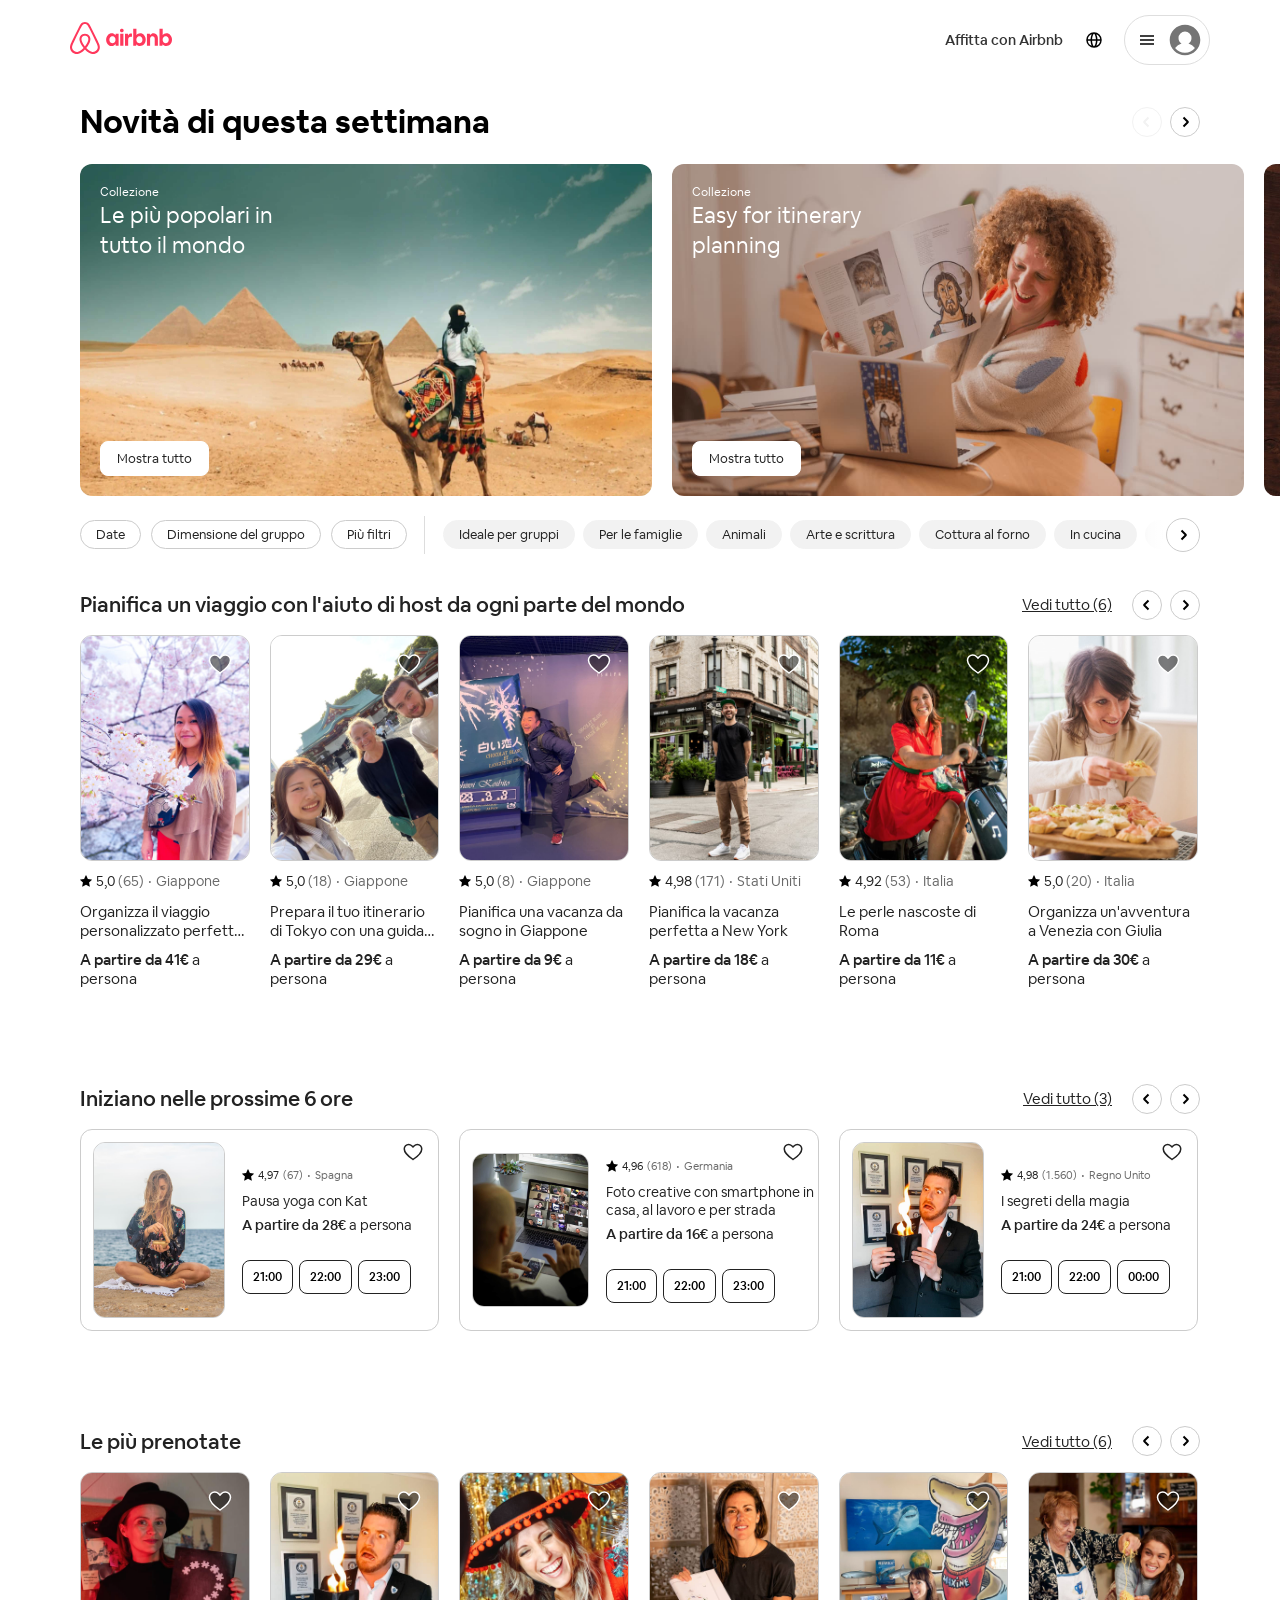
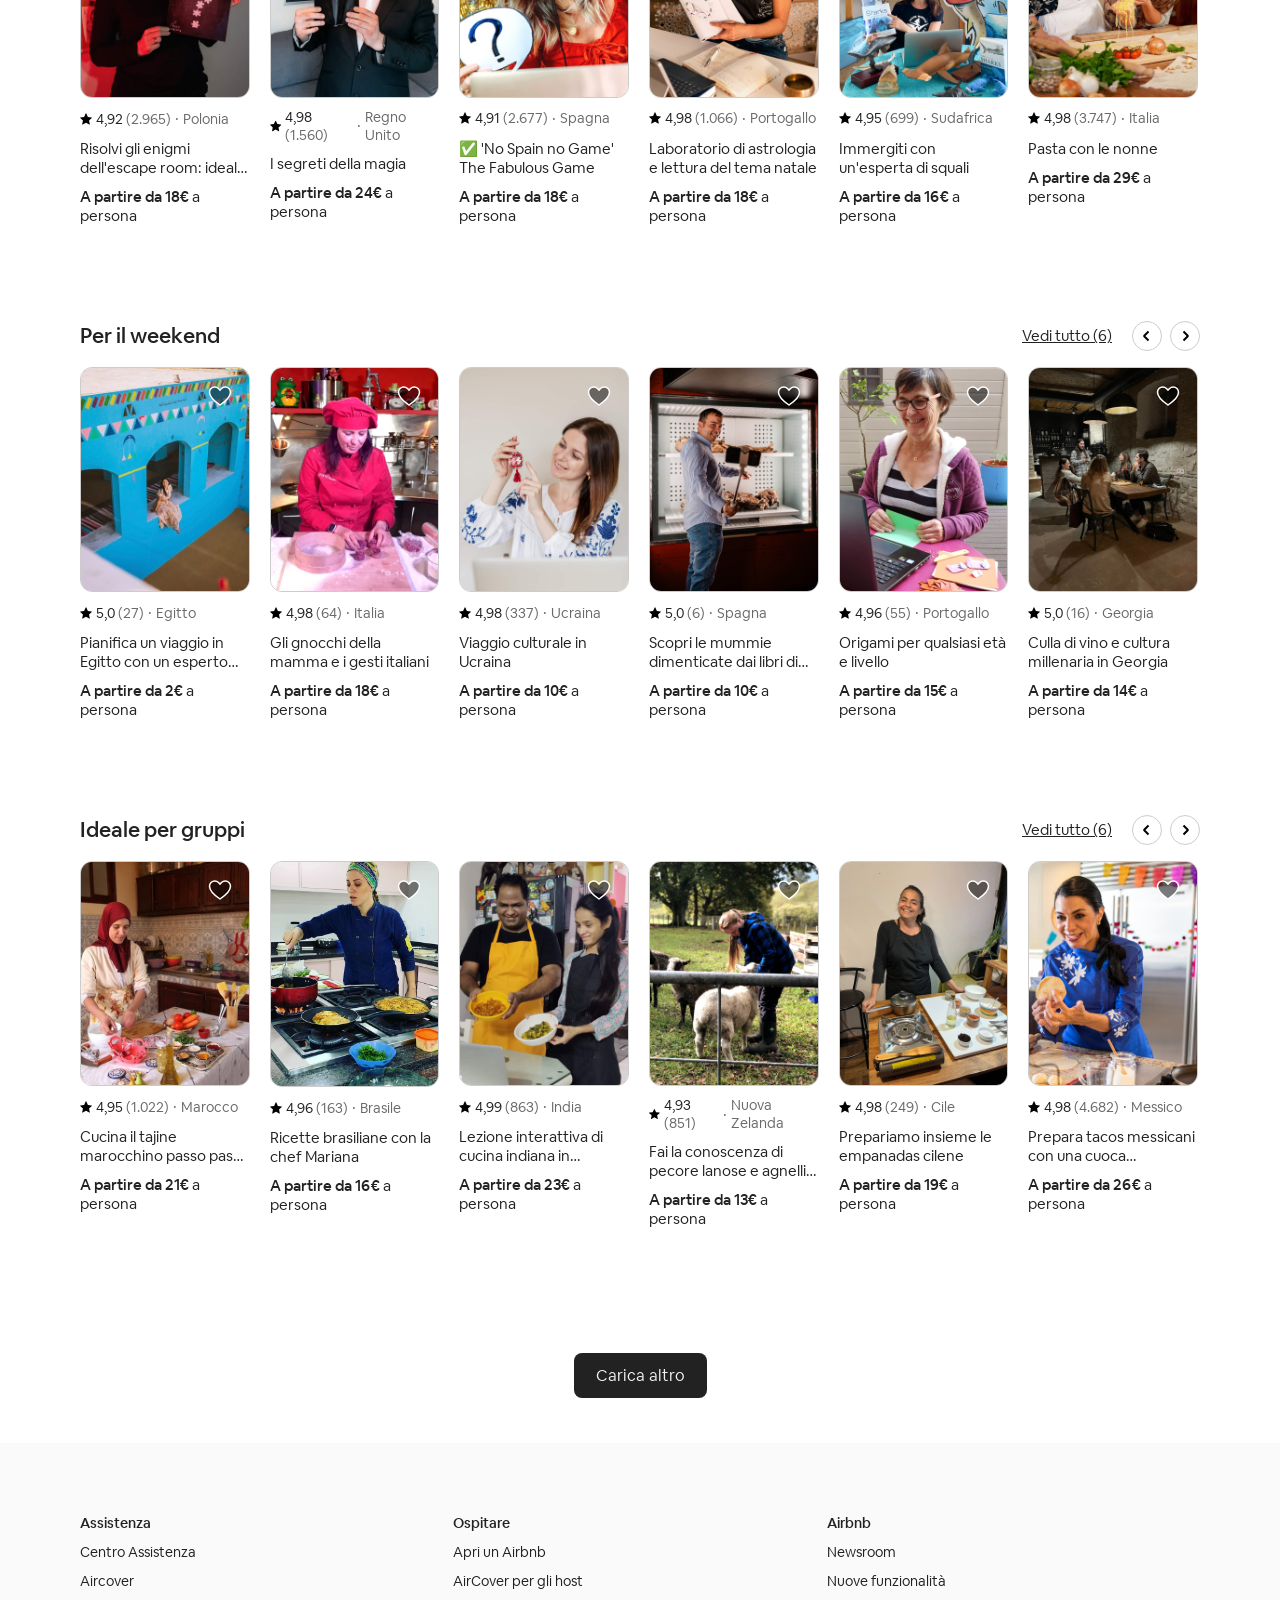
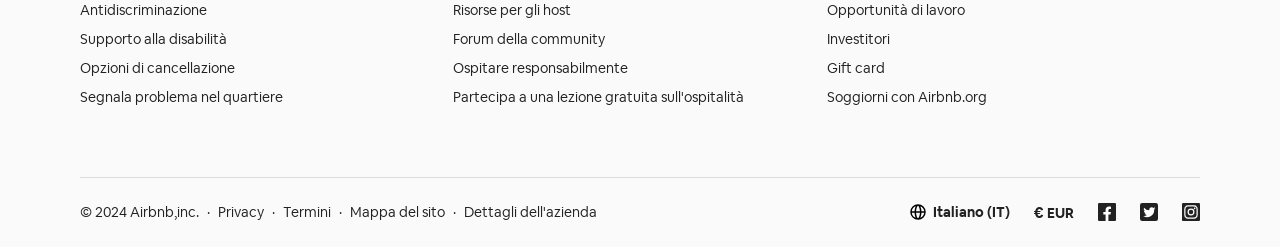
<file: online-experiences.html>
<!DOCTYPE html>
<html lang="it-IT">
  <head>
    <meta charset="UTF-8" />
    <meta name="viewport" content="width=device-width, initial-scale=1.0" />
    <title>Esperienze online</title>
    <link
      rel="icon"
      href="assets/icons/airbnb_logo_icon_170605.png"
      type="image/png"
    />
    <link rel="stylesheet" href="CSS/styles.css" />
    <link rel="stylesheet" href="CSS/style-2-page.css" />
  </head>
  <body id="oe-body">
    <header>
      <div class="navbar">
        <!-- logo container -->
        <div class="airbnb-logo-click">
          <a href="index.html">
            <!-- logo ridotto -->
            <div class="logo-s m-80">
              <svg width="30" height="32">
                <path
                  d="M29.3864 22.7101C29.2429 22.3073 29.0752 21.9176 28.9157 21.5565C28.6701 21.0011 28.4129 20.4446 28.1641 19.9067L28.1444 19.864C25.9255 15.0589 23.5439 10.1881 21.0659 5.38701L20.9607 5.18316C20.7079 4.69289 20.4466 4.18596 20.1784 3.68786C19.8604 3.0575 19.4745 2.4636 19.0276 1.91668C18.5245 1.31651 17.8956 0.833822 17.1853 0.502654C16.475 0.171486 15.7005 -9.83959e-05 14.9165 4.23317e-08C14.1325 9.84805e-05 13.3581 0.171877 12.6478 0.503224C11.9376 0.834571 11.3088 1.31742 10.8059 1.91771C10.3595 2.46476 9.97383 3.05853 9.65572 3.68858C9.38521 4.19115 9.12145 4.70278 8.8664 5.19757L8.76872 5.38696C6.29061 10.1884 3.90903 15.0592 1.69015 19.8639L1.65782 19.9338C1.41334 20.463 1.16057 21.0102 0.919073 21.5563C0.75949 21.9171 0.592009 22.3065 0.448355 22.7103C0.0369063 23.8104 -0.094204 24.9953 0.0668098 26.1585C0.237562 27.334 0.713008 28.4447 1.44606 29.3804C2.17911 30.3161 3.14434 31.0444 4.24614 31.4932C5.07835 31.8299 5.96818 32.002 6.86616 32C7.14824 31.9999 7.43008 31.9835 7.71027 31.9509C8.846 31.8062 9.94136 31.4366 10.9321 30.8639C12.2317 30.1338 13.5152 29.0638 14.9173 27.5348C16.3194 29.0638 17.6029 30.1338 18.9025 30.8639C19.8932 31.4367 20.9886 31.8062 22.1243 31.9509C22.4045 31.9835 22.6864 31.9999 22.9685 32C23.8664 32.002 24.7561 31.8299 25.5883 31.4932C26.6901 31.0444 27.6554 30.3161 28.3885 29.3804C29.1216 28.4447 29.5971 27.3341 29.7679 26.1585C29.9287 24.9952 29.7976 23.8103 29.3864 22.7101ZM14.9173 24.377C13.1816 22.1769 12.0678 20.1338 11.677 18.421C11.5169 17.7792 11.4791 17.1131 11.5656 16.4573C11.6339 15.9766 11.8105 15.5176 12.0821 15.1148C12.4163 14.6814 12.8458 14.3304 13.3374 14.0889C13.829 13.8475 14.3696 13.7219 14.9175 13.7219C15.4655 13.722 16.006 13.8476 16.4976 14.0892C16.9892 14.3307 17.4186 14.6817 17.7528 15.1151C18.0244 15.5181 18.201 15.9771 18.2693 16.4579C18.3556 17.114 18.3177 17.7803 18.1573 18.4223C17.7661 20.1349 16.6526 22.1774 14.9173 24.377ZM27.7406 25.8689C27.6212 26.6908 27.2887 27.4674 26.7762 28.1216C26.2636 28.7759 25.5887 29.2852 24.8183 29.599C24.0393 29.9111 23.1939 30.0217 22.3607 29.9205C21.4946 29.8089 20.6599 29.5239 19.9069 29.0824C18.7501 28.4325 17.5791 27.4348 16.2614 25.9712C18.3591 23.3846 19.669 21.0005 20.154 18.877C20.3723 17.984 20.4196 17.0579 20.2935 16.1475C20.1791 15.3632 19.8879 14.615 19.4419 13.9593C18.9194 13.2519 18.2378 12.6768 17.452 12.2805C16.6661 11.8842 15.798 11.6777 14.9175 11.6777C14.0371 11.6777 13.1689 11.8841 12.383 12.2803C11.5971 12.6765 10.9155 13.2515 10.393 13.9589C9.94707 14.6144 9.65591 15.3624 9.5414 16.1465C9.41524 17.0566 9.4623 17.9822 9.68011 18.8749C10.1648 20.9993 11.4748 23.384 13.5732 25.9714C12.2555 27.4348 11.0845 28.4325 9.92769 29.0825C9.17468 29.5239 8.34007 29.809 7.47395 29.9205C6.64065 30.0217 5.79525 29.9111 5.0162 29.599C4.24581 29.2852 3.57092 28.7759 3.05838 28.1217C2.54585 27.4674 2.21345 26.6908 2.09411 25.8689C1.97932 25.0334 2.07701 24.1825 2.37818 23.3946C2.49266 23.0728 2.62663 22.757 2.7926 22.3818C3.0274 21.851 3.27657 21.3115 3.51759 20.7898L3.54996 20.7197C5.75643 15.9419 8.12481 11.0982 10.5894 6.32294L10.6875 6.13283C10.9384 5.64601 11.1979 5.14267 11.4597 4.6563C11.7101 4.15501 12.0132 3.68171 12.3639 3.2444C12.6746 2.86903 13.0646 2.56681 13.5059 2.35934C13.9473 2.15186 14.4291 2.04426 14.9169 2.04422C15.4047 2.04418 15.8866 2.15171 16.3279 2.35911C16.7693 2.56651 17.1593 2.86867 17.4701 3.24399C17.821 3.68097 18.1242 4.15411 18.3744 4.65538C18.6338 5.13742 18.891 5.63623 19.1398 6.11858L19.2452 6.32315C21.7097 11.0979 24.078 15.9415 26.2847 20.7201L26.3046 20.7631C26.5498 21.2936 26.8033 21.8419 27.042 22.382C27.2082 22.7577 27.3424 23.0738 27.4566 23.3944C27.7576 24.1824 27.8553 25.0333 27.7406 25.8689Z"
                  fill="#FF385C"
                ></path>
              </svg>
            </div>
            <!-- logo completo -->
            <div class="logo-l m-80">
              <svg width="102" height="32">
                <path
                  d="M29.3864 22.7101C29.2429 22.3073 29.0752 21.9176 28.9157 21.5565C28.6701 21.0011 28.4129 20.4446 28.1641 19.9067L28.1444 19.864C25.9255 15.0589 23.5439 10.1881 21.0659 5.38701L20.9607 5.18316C20.7079 4.69289 20.4466 4.18596 20.1784 3.68786C19.8604 3.0575 19.4745 2.4636 19.0276 1.91668C18.5245 1.31651 17.8956 0.833822 17.1853 0.502654C16.475 0.171486 15.7005 -9.83959e-05 14.9165 4.23317e-08C14.1325 9.84805e-05 13.3581 0.171877 12.6478 0.503224C11.9376 0.834571 11.3088 1.31742 10.8059 1.91771C10.3595 2.46476 9.97383 3.05853 9.65572 3.68858C9.38521 4.19115 9.12145 4.70278 8.8664 5.19757L8.76872 5.38696C6.29061 10.1884 3.90903 15.0592 1.69015 19.8639L1.65782 19.9338C1.41334 20.463 1.16057 21.0102 0.919073 21.5563C0.75949 21.9171 0.592009 22.3065 0.448355 22.7103C0.0369063 23.8104 -0.094204 24.9953 0.0668098 26.1585C0.237562 27.334 0.713008 28.4447 1.44606 29.3804C2.17911 30.3161 3.14434 31.0444 4.24614 31.4932C5.07835 31.8299 5.96818 32.002 6.86616 32C7.14824 31.9999 7.43008 31.9835 7.71027 31.9509C8.846 31.8062 9.94136 31.4366 10.9321 30.8639C12.2317 30.1338 13.5152 29.0638 14.9173 27.5348C16.3194 29.0638 17.6029 30.1338 18.9025 30.8639C19.8932 31.4367 20.9886 31.8062 22.1243 31.9509C22.4045 31.9835 22.6864 31.9999 22.9685 32C23.8664 32.002 24.7561 31.8299 25.5883 31.4932C26.6901 31.0444 27.6554 30.3161 28.3885 29.3804C29.1216 28.4447 29.5971 27.3341 29.7679 26.1585C29.9287 24.9952 29.7976 23.8103 29.3864 22.7101ZM14.9173 24.377C13.1816 22.1769 12.0678 20.1338 11.677 18.421C11.5169 17.7792 11.4791 17.1131 11.5656 16.4573C11.6339 15.9766 11.8105 15.5176 12.0821 15.1148C12.4163 14.6814 12.8458 14.3304 13.3374 14.0889C13.829 13.8475 14.3696 13.7219 14.9175 13.7219C15.4655 13.722 16.006 13.8476 16.4976 14.0892C16.9892 14.3307 17.4186 14.6817 17.7528 15.1151C18.0244 15.5181 18.201 15.9771 18.2693 16.4579C18.3556 17.114 18.3177 17.7803 18.1573 18.4223C17.7661 20.1349 16.6526 22.1774 14.9173 24.377ZM27.7406 25.8689C27.6212 26.6908 27.2887 27.4674 26.7762 28.1216C26.2636 28.7759 25.5887 29.2852 24.8183 29.599C24.0393 29.9111 23.1939 30.0217 22.3607 29.9205C21.4946 29.8089 20.6599 29.5239 19.9069 29.0824C18.7501 28.4325 17.5791 27.4348 16.2614 25.9712C18.3591 23.3846 19.669 21.0005 20.154 18.877C20.3723 17.984 20.4196 17.0579 20.2935 16.1475C20.1791 15.3632 19.8879 14.615 19.4419 13.9593C18.9194 13.2519 18.2378 12.6768 17.452 12.2805C16.6661 11.8842 15.798 11.6777 14.9175 11.6777C14.0371 11.6777 13.1689 11.8841 12.383 12.2803C11.5971 12.6765 10.9155 13.2515 10.393 13.9589C9.94707 14.6144 9.65591 15.3624 9.5414 16.1465C9.41524 17.0566 9.4623 17.9822 9.68011 18.8749C10.1648 20.9993 11.4748 23.384 13.5732 25.9714C12.2555 27.4348 11.0845 28.4325 9.92769 29.0825C9.17468 29.5239 8.34007 29.809 7.47395 29.9205C6.64065 30.0217 5.79525 29.9111 5.0162 29.599C4.24581 29.2852 3.57092 28.7759 3.05838 28.1217C2.54585 27.4674 2.21345 26.6908 2.09411 25.8689C1.97932 25.0334 2.07701 24.1825 2.37818 23.3946C2.49266 23.0728 2.62663 22.757 2.7926 22.3818C3.0274 21.851 3.27657 21.3115 3.51759 20.7898L3.54996 20.7197C5.75643 15.9419 8.12481 11.0982 10.5894 6.32294L10.6875 6.13283C10.9384 5.64601 11.1979 5.14267 11.4597 4.6563C11.7101 4.15501 12.0132 3.68171 12.3639 3.2444C12.6746 2.86903 13.0646 2.56681 13.5059 2.35934C13.9473 2.15186 14.4291 2.04426 14.9169 2.04422C15.4047 2.04418 15.8866 2.15171 16.3279 2.35911C16.7693 2.56651 17.1593 2.86867 17.4701 3.24399C17.821 3.68097 18.1242 4.15411 18.3744 4.65538C18.6338 5.13742 18.891 5.63623 19.1398 6.11858L19.2452 6.32315C21.7097 11.0979 24.078 15.9415 26.2847 20.7201L26.3046 20.7631C26.5498 21.2936 26.8033 21.8419 27.042 22.382C27.2082 22.7577 27.3424 23.0738 27.4566 23.3944C27.7576 24.1824 27.8553 25.0333 27.7406 25.8689Z"
                  fill="#FF385C"
                ></path>
                <path
                  d="M41.6847 24.1196C40.8856 24.1196 40.1505 23.9594 39.4792 23.6391C38.808 23.3188 38.2327 22.8703 37.7212 22.2937C37.2098 21.7172 36.8263 21.0445 36.5386 20.3078C36.2509 19.539 36.123 18.7062 36.123 17.8093C36.123 16.9124 36.2829 16.0475 36.5705 15.2787C36.8582 14.51 37.2737 13.8373 37.7852 13.2287C38.2966 12.6521 38.9039 12.1716 39.6071 11.8513C40.3103 11.531 41.0455 11.3708 41.8765 11.3708C42.6756 11.3708 43.3788 11.531 44.0181 11.8833C44.6574 12.2037 45.1688 12.6841 45.5843 13.2927L45.6802 11.7232H48.6209V23.7992H45.6802L45.5843 22.0375C45.1688 22.6781 44.6254 23.1906 43.9222 23.575C43.2829 23.9274 42.5158 24.1196 41.6847 24.1196ZM42.4519 21.2367C43.0272 21.2367 43.5386 21.0765 44.0181 20.7882C44.4656 20.4679 44.8172 20.0515 45.1049 19.539C45.3606 19.0265 45.4884 18.4179 45.4884 17.7452C45.4884 17.0725 45.3606 16.4639 45.1049 15.9514C44.8492 15.4389 44.4656 15.0225 44.0181 14.7022C43.5706 14.3818 43.0272 14.2537 42.4519 14.2537C41.8765 14.2537 41.3651 14.4139 40.8856 14.7022C40.4382 15.0225 40.0866 15.4389 39.7989 15.9514C39.5432 16.4639 39.4153 17.0725 39.4153 17.7452C39.4153 18.4179 39.5432 19.0265 39.7989 19.539C40.0546 20.0515 40.4382 20.4679 40.8856 20.7882C41.3651 21.0765 41.8765 21.2367 42.4519 21.2367ZM53.6392 8.4559C53.6392 8.80825 53.5753 9.12858 53.4154 9.38483C53.2556 9.64109 53.0319 9.86531 52.7442 10.0255C52.4565 10.1856 52.1369 10.2497 51.8173 10.2497C51.4976 10.2497 51.178 10.1856 50.8903 10.0255C50.6026 9.86531 50.3789 9.64109 50.2191 9.38483C50.0592 9.09654 49.9953 8.80825 49.9953 8.4559C49.9953 8.10355 50.0592 7.78323 50.2191 7.52697C50.3789 7.23868 50.6026 7.04649 50.8903 6.88633C51.178 6.72617 51.4976 6.66211 51.8173 6.66211C52.1369 6.66211 52.4565 6.72617 52.7442 6.88633C53.0319 7.04649 53.2556 7.27072 53.4154 7.52697C53.5433 7.78323 53.6392 8.07152 53.6392 8.4559ZM50.2191 23.7672V11.6911H53.4154V23.7672H50.2191V23.7672ZM61.9498 14.8623V14.8943C61.79 14.8303 61.5982 14.7982 61.4383 14.7662C61.2466 14.7342 61.0867 14.7342 60.895 14.7342C60 14.7342 59.3287 14.9904 58.8812 15.535C58.4018 16.0795 58.178 16.8483 58.178 17.8413V23.7672H54.9817V11.6911H57.9223L58.0182 13.517C58.3379 12.8763 58.7214 12.3958 59.2648 12.0435C59.7762 11.6911 60.3835 11.531 61.0867 11.531C61.3105 11.531 61.5342 11.563 61.726 11.595C61.8219 11.6271 61.8858 11.6271 61.9498 11.6591V14.8623ZM63.2283 23.7672V6.72617H66.4247V13.2287C66.8722 12.6521 67.3836 12.2036 68.0229 11.8513C68.6622 11.531 69.3654 11.3388 70.1645 11.3388C70.9635 11.3388 71.6987 11.4989 72.3699 11.8193C73.0412 12.1396 73.6165 12.588 74.128 13.1646C74.6394 13.7412 75.0229 14.4139 75.3106 15.1506C75.5983 15.9194 75.7261 16.7522 75.7261 17.6491C75.7261 18.546 75.5663 19.4109 75.2787 20.1796C74.991 20.9484 74.5755 21.6211 74.064 22.2297C73.5526 22.8063 72.9453 23.2867 72.2421 23.6071C71.5389 23.9274 70.8037 24.0875 69.9727 24.0875C69.1736 24.0875 68.4704 23.9274 67.8311 23.575C67.1918 23.2547 66.6804 22.7742 66.2649 22.1656L66.169 23.7352L63.2283 23.7672ZM69.3973 21.2367C69.9727 21.2367 70.4841 21.0765 70.9635 20.7882C71.411 20.4679 71.7626 20.0515 72.0503 19.539C72.306 19.0265 72.4339 18.4179 72.4339 17.7452C72.4339 17.0725 72.306 16.4639 72.0503 15.9514C71.7626 15.4389 71.411 15.0225 70.9635 14.7022C70.5161 14.3818 69.9727 14.2537 69.3973 14.2537C68.822 14.2537 68.3106 14.4139 67.8311 14.7022C67.3836 15.0225 67.032 15.4389 66.7443 15.9514C66.4886 16.4639 66.3608 17.0725 66.3608 17.7452C66.3608 18.4179 66.4886 19.0265 66.7443 19.539C67 20.0515 67.3836 20.4679 67.8311 20.7882C68.3106 21.0765 68.822 21.2367 69.3973 21.2367ZM76.9408 23.7672V11.6911H79.8814L79.9773 13.2607C80.3289 12.6841 80.8084 12.2357 81.4157 11.8833C82.023 11.531 82.7262 11.3708 83.5253 11.3708C84.4203 11.3708 85.1874 11.595 85.8267 12.0115C86.4979 12.4279 87.0094 13.0365 87.361 13.8053C87.7126 14.574 87.9043 15.5029 87.9043 16.56V23.7992H84.708V16.9764C84.708 16.1436 84.5162 15.4709 84.1326 14.9904C83.7491 14.51 83.2376 14.2537 82.5664 14.2537C82.0869 14.2537 81.6714 14.3498 81.2878 14.574C80.9362 14.7982 80.6486 15.0865 80.4248 15.503C80.2011 15.8873 80.1052 16.3678 80.1052 16.8483V23.7672H76.9408V23.7672ZM89.5025 23.7672V6.72617H92.6989V13.2287C93.1464 12.6521 93.6578 12.2036 94.2971 11.8513C94.9364 11.531 95.6396 11.3388 96.4387 11.3388C97.2378 11.3388 97.9729 11.4989 98.6442 11.8193C99.3154 12.1396 99.8907 12.588 100.402 13.1646C100.914 13.7412 101.297 14.4139 101.585 15.1506C101.873 15.9194 102 16.7522 102 17.6491C102 18.546 101.841 19.4109 101.553 20.1796C101.265 20.9484 100.85 21.6211 100.338 22.2297C99.8268 22.8063 99.2195 23.2867 98.5163 23.6071C97.8131 23.9274 97.0779 24.0875 96.2469 24.0875C95.4478 24.0875 94.7446 23.9274 94.1053 23.575C93.466 23.2547 92.9546 22.7742 92.5391 22.1656L92.4432 23.7352L89.5025 23.7672ZM95.7035 21.2367C96.2788 21.2367 96.7903 21.0765 97.2697 20.7882C97.7172 20.4679 98.0688 20.0515 98.3565 19.539C98.6122 19.0265 98.7401 18.4179 98.7401 17.7452C98.7401 17.0725 98.6122 16.4639 98.3565 15.9514C98.1008 15.4389 97.7172 15.0225 97.2697 14.7022C96.8222 14.3818 96.2788 14.2537 95.7035 14.2537C95.1281 14.2537 94.6167 14.4139 94.1373 14.7022C93.6898 15.0225 93.3382 15.4389 93.0505 15.9514C92.7628 16.4639 92.6669 17.0725 92.6669 17.7452C92.6669 18.4179 92.7948 19.0265 93.0505 19.539C93.3062 20.0515 93.6898 20.4679 94.1373 20.7882C94.6167 21.0765 95.0962 21.2367 95.7035 21.2367Z"
                  fill="#FF385C"
                ></path>
              </svg>
            </div>
          </a>
        </div>
        <div class="side-menu">
          <a id="link-affitto" href="#">Affitta con Airbnb</a>
          <div class="lang-menu-btn">
            <button type="button">
              <svg
                xmlns="http://www.w3.org/2000/svg"
                viewBox="0 0 16 16"
                aria-hidden="true"
                role="presentation"
                focusable="false"
                style="
                  display: block;
                  height: 16px;
                  width: 16px;
                  fill: currentcolor;
                "
              >
                <path
                  d="M8 .25a7.77 7.77 0 0 1 7.75 7.78 7.75 7.75 0 0 1-7.52 7.72h-.25A7.75 7.75 0 0 1
                            .25 8.24v-.25A7.75 7.75 0 0 1 8 .25zm1.95 8.5h-3.9c.15 2.9 1.17 5.34 1.88 5.5H8c.68 0 1.72-2.37
                            1.93-5.23zm4.26 0h-2.76c-.09 1.96-.53 3.78-1.18 5.08A6.26 6.26 0 0 0 14.17 9zm-9.67 0H1.8a6.26
                            6.26 0 0 0 3.94 5.08 12.59 12.59 0 0 1-1.16-4.7l-.03-.38zm1.2-6.58-.12.05a6.26 6.26 0 0 0-3.83
                            5.03h2.75c.09-1.83.48-3.54 1.06-4.81zm2.25-.42c-.7 0-1.78 2.51-1.94 5.5h3.9c-.15-2.9-1.18-5.34-1.89-5.5h-.07zm2.28.43.03.05a12.95
                            12.95 0 0 1 1.15 5.02h2.75a6.28 6.28 0 0 0-3.93-5.07z"
                ></path>
              </svg>
            </button>
          </div>
          <div class="user-menu">
            <button class="menu-button" type="button">
              <div class="hamburger">
                <svg
                  xmlns="http://www.w3.org/2000/svg"
                  viewBox="0 0 32 32"
                  aria-hidden="true"
                  role="presentation"
                  focusable="false"
                  style="
                    display: block;
                    fill: none;
                    height: 16px;
                    width: 16px;
                    stroke: currentcolor;
                    stroke-width: 3;
                    overflow: visible;
                  "
                >
                  <g fill="none">
                    <path d="M2 16h28M2 24h28M2 8h28"></path>
                  </g>
                </svg>
              </div>
              <div class="user-pic">
                <svg
                  xmlns="http://www.w3.org/2000/svg"
                  viewBox="0 0 32 32"
                  aria-hidden="true"
                  role="presentation"
                  focusable="false"
                  style="
                    display: block;
                    height: 100%;
                    width: 100%;
                    fill: #757575;
                  "
                >
                  <path
                    d="M16 .7C7.56.7.7 7.56.7 16S7.56 31.3 16 31.3 31.3 24.44 31.3 16 24.44.7 16
                                    .7zm0 28c-4.02 0-7.6-1.88-9.93-4.81a12.43 12.43 0 0 1 6.45-4.4A6.5 6.5 0 0 1 9.5
                                    14a6.5 6.5 0 0 1 13 0 6.51 6.51 0 0 1-3.02 5.5 12.42 12.42 0 0 1 6.45 4.4A12.67 12.67
                                    0 0 1 16 28.7z"
                  ></path>
                </svg>
              </div>
            </button>
            <div class="user-menu-open">
              <div>
                <a href="#"><strong>Registrati</strong></a>
                <a href="#">Accedi</a>
                <hr />
              </div>
              <div>
                <a href="#">Gift card</a>
                <a href="#">Affitta con Airbnb</a>
                <a href="#">Centro Assistenza</a>
              </div>
            </div>
          </div>
        </div>
      </div>
    </header>
    <main>
      <div class="week-updates">
        <div id="wu-container">
          <div class="wu-title">
            <h1>Novit&agrave; di questa settimana</h1>
          </div>
          <div id="wu-btns">
            <button class="buttons left-button fade" type="button" disabled>
              <svg
                xmlns="http://www.w3.org/2000/svg"
                viewBox="0 0 32 32"
                aria-hidden="true"
                role="presentation"
                focusable="false"
                style="
                  display: block;
                  fill: none;
                  height: 12px;
                  width: 12px;
                  stroke: currentcolor;
                  stroke-width: 5.33333;
                  overflow: visible;
                "
              >
                <path
                  fill="none"
                  d="M20 28 8.7 16.7a1 1 0 0 1 0-1.4L20 4"
                ></path>
              </svg>
            </button>
            <button class="buttons right-button" type="button">
              <svg
                xmlns="http://www.w3.org/2000/svg"
                viewBox="0 0 32 32"
                aria-hidden="true"
                role="presentation"
                focusable="false"
                style="
                  display: block;
                  fill: none;
                  height: 12px;
                  width: 12px;
                  stroke: currentcolor;
                  stroke-width: 5.33333;
                  overflow: visible;
                "
              >
                <path
                  fill="none"
                  d="m12 4 11.3 11.3a1 1 0 0 1 0 1.4L12 28"
                ></path>
              </svg>
            </button>
          </div>
        </div>
        <div id="collections">
          <div class="collection-containers first-element">
            <picture class="pic">
              <img
                src="assets/images/online-experiences/most-popular.jpg"
                alt="Le pi&ugrave; popolari in tutto il mondo"
              />
              <div class="coll" style="padding-left: 100px">
                <div>
                  <p class="collection">Collezione</p>
                  <p class="collection-title">
                    Le pi&ugrave; popolari in tutto il mondo
                  </p>
                </div>
                <div>
                  <button class="show-all-btn" type="button">
                    Mostra tutto
                  </button>
                </div>
              </div>
            </picture>
          </div>
          <div class="collection-containers">
            <picture class="pic">
              <img
                src="assets/images/online-experiences/itinerary-planning.jpg"
                alt="Easy for itinerary planning"
              />
              <div class="coll">
                <div>
                  <p class="collection">Collezione</p>
                  <p class="collection-title">Easy for itinerary planning</p>
                </div>
                <div>
                  <button class="show-all-btn" type="button">
                    Mostra tutto
                  </button>
                </div>
              </div>
            </picture>
          </div>
          <div class="collection-containers">
            <picture class="pic">
              <img
                src="assets/images/online-experiences/team-building.jpg"
                alt="Ideali per il team building"
              />
              <div class="coll">
                <div>
                  <p class="collection">Collezione</p>
                  <p class="collection-title">Ideali per il team building</p>
                </div>
                <div>
                  <button class="show-all-btn" type="button">
                    Mostra tutto
                  </button>
                </div>
              </div>
            </picture>
          </div>
          <div class="collection-containers last-element">
            <picture class="pic">
              <img
                src="assets/images/online-experiences/fun-for-all-family.png"
                alt="Divertimento per tutta la famiglia"
              />
              <div class="coll">
                <div>
                  <p class="collection">Collezione</p>
                  <p class="collection-title">
                    Divertimento per tutta la famiglia
                  </p>
                </div>
                <div>
                  <button class="show-all-btn" type="button">
                    Mostra tutto
                  </button>
                </div>
              </div>
            </picture>
          </div>
        </div>
      </div>
      <div class="filters-container">
        <div class="filters">
          <div class="static-filters">
            <button type="button">Date</button>
            <button type="button">Dimensione del gruppo</button>
            <button type="button">Pi&ugrave; filtri</button>
          </div>
          <div class="spacer"></div>
          <div id="scroll-flt-container">
            <div class="button-container-left">
              <button
                id="left-scroll-flts"
                class="buttons left-button"
                type="button"
              >
                <svg
                  xmlns="http://www.w3.org/2000/svg"
                  viewBox="0 0 32 32"
                  aria-hidden="true"
                  role="presentation"
                  focusable="false"
                  style="
                    display: block;
                    fill: none;
                    height: 12px;
                    width: 12px;
                    stroke: currentcolor;
                    stroke-width: 5.33333;
                    overflow: visible;
                  "
                >
                  <path
                    fill="none"
                    d="M20 28 8.7 16.7a1 1 0 0 1 0-1.4L20 4"
                  ></path>
                </svg>
              </button>
            </div>
            <div class="scroll-filters">
              <button class="filter-btn" type="button">
                Ideale per gruppi
              </button>
              <button class="filter-btn" type="button">Per le famiglie</button>
              <button class="filter-btn" type="button">Animali</button>
              <button class="filter-btn" type="button">Arte e scrittura</button>
              <button class="filter-btn" type="button">Cottura al forno</button>
              <button class="filter-btn" type="button">In cucina</button>
              <button class="filter-btn" type="button">Danza</button>
              <button class="filter-btn" type="button">Bevande</button>
              <button class="filter-btn" type="button">Intrattenimento</button>
              <button class="filter-btn" type="button">Fitness</button>
              <button class="filter-btn" type="button">Storia e cultura</button>
              <button class="filter-btn" type="button">Magia</button>
              <button class="filter-btn" type="button">Musica</button>
              <button class="filter-btn" type="button">Per il sociale</button>
              <button class="filter-btn" type="button">Benessere</button>
              <button class="filter-btn" type="button">
                Atleti olimpici e paralimpici
              </button>
              <button class="filter-btn" type="button">
                Progettate per l&apos;accessibilit&agrave;
              </button>
            </div>
            <div class="button-container-right">
              <button
                id="right-scroll-flts"
                class="buttons right-button"
                type="button"
              >
                <svg
                  xmlns="http://www.w3.org/2000/svg"
                  viewBox="0 0 32 32"
                  aria-hidden="true"
                  role="presentation"
                  focusable="false"
                  style="
                    display: block;
                    fill: none;
                    height: 12px;
                    width: 12px;
                    stroke: currentcolor;
                    stroke-width: 5.33333;
                    overflow: visible;
                  "
                >
                  <path
                    fill="none"
                    d="m12 4 11.3 11.3a1 1 0 0 1 0 1.4L12 28"
                  ></path>
                </svg>
              </button>
            </div>
          </div>
        </div>
        <div class="filters-width-745">
          <div class="row-scroll-filters">
            <button class="no-bg-filter first-btn" type="button">Date</button>
            <button class="no-bg-filter" type="button">Dimensione del gruppo</button>
            <button class="no-bg-filter" type="button">Pi&ugrave; filtri</button>
            <button class="filter-btn" type="button">
              Ideale per gruppi
            </button>
            <button class="filter-btn" type="button">Per le famiglie</button>
            <button class="filter-btn" type="button">Animali</button>
            <button class="filter-btn" type="button">Arte e scrittura</button>
            <button class="filter-btn" type="button">Cottura al forno</button>
            <button class="filter-btn" type="button">In cucina</button>
            <button class="filter-btn" type="button">Danza</button>
            <button class="filter-btn" type="button">Bevande</button>
            <button class="filter-btn" type="button">Intrattenimento</button>
            <button class="filter-btn" type="button">Fitness</button>
            <button class="filter-btn" type="button">Storia e cultura</button>
            <button class="filter-btn" type="button">Magia</button>
            <button class="filter-btn" type="button">Musica</button>
            <button class="filter-btn" type="button">Per il sociale</button>
            <button class="filter-btn" type="button">Benessere</button>
            <button class="filter-btn" type="button">
              Atleti olimpici e paralimpici
            </button>
            <button class="filter-btn" type="button">
              Progettate per l&apos;accessibilit&agrave;
            </button>
          </div>
        </div>
      </div>
      <div class="travel-planning">
        <div>
          <div class="exp-head">
            <div class="exp-title">
              <h2>
                Pianifica un viaggio con l&apos;aiuto di host da ogni parte del
                mondo
              </h2>
              <svg xmlns="http://www.w3.org/2000/svg" viewBox="0 0 32 32" aria-hidden="true" role="presentation" focusable="false" style="display: block; fill: none; height: 16px; width: 16px; stroke: currentcolor; stroke-width: 4; overflow: visible;"><path fill="none" d="m12 4 11.3 11.3a1 1 0 0 1 0 1.4L12 28" class="arrow"></path></svg>
            </div>
            <div class="exp-buttons">
              <div>
                <a class="show-more" href="#">Vedi tutto (6)</a>
              </div>
              <div class="r-l-btns">
                <button class="buttons left-button" type="button">
                  <svg
                    xmlns="http://www.w3.org/2000/svg"
                    viewBox="0 0 32 32"
                    aria-hidden="true"
                    role="presentation"
                    focusable="false"
                    style="
                      display: block;
                      fill: none;
                      height: 12px;
                      width: 12px;
                      stroke: currentcolor;
                      stroke-width: 5.33333;
                      overflow: visible;
                    "
                  >
                    <path
                      fill="none"
                      d="M20 28 8.7 16.7a1 1 0 0 1 0-1.4L20 4"
                    ></path>
                  </svg>
                </button>
                <button class="buttons right-button" type="button">
                  <svg
                    xmlns="http://www.w3.org/2000/svg"
                    viewBox="0 0 32 32"
                    aria-hidden="true"
                    role="presentation"
                    focusable="false"
                    style="
                      display: block;
                      fill: none;
                      height: 12px;
                      width: 12px;
                      stroke: currentcolor;
                      stroke-width: 5.33333;
                      overflow: visible;
                    "
                  >
                    <path
                      fill="none"
                      d="m12 4 11.3 11.3a1 1 0 0 1 0 1.4L12 28"
                    ></path>
                  </svg>
                </button>
              </div>
            </div>
          </div>
          <div class="listing">
            <div class="single-exps-container">
              <div class="single-exps-pic">
                <div class="single-exps-favorite">
                  <button>
                    <svg
                      xmlns="http://www.w3.org/2000/svg"
                      viewBox="0 0 32 32"
                      aria-hidden="true"
                      role="presentation"
                      focusable="false"
                      style="
                        display: block;
                        fill: rgba(0, 0, 0, 0.5);
                        height: 24px;
                        width: 24px;
                        stroke: white;
                        stroke-width: 2;
                        overflow: visible;
                      "
                    >
                      <path
                        d="M16 28c7-4.73 14-10 14-17a6.98 6.98 0 0 0-7-7c-1.8 0-3.58.68-4.95 2.05L16 8.1l-2.05-2.05a6.98 6.98 0 0 0-9.9 0A6.98 6.98 0 0 0 2 11c0 7 7 12.27 14 17z"
                      ></path>
                    </svg>
                  </button>
                </div>
                <picture class="single-exps-image">
                  <img
                    src="assets/images/online-experiences/japan-1.jpeg"
                    alt="Organizza il viaggio personalizzato perfetto in Giappone con un esperto del luogo"
                  />
                </picture>
              </div>
              <div class="single-exps-review">
                <svg
                  xmlns="http://www.w3.org/2000/svg"
                  viewBox="0 0 32 32"
                  aria-hidden="true"
                  role="presentation"
                  focusable="false"
                  style="
                    display: block;
                    height: 12px;
                    width: 12px;
                    fill: currentcolor;
                  "
                >
                  <path
                    fill-rule="evenodd"
                    d="m15.1 1.58-4.13 8.88-9.86 1.27a1 1 0 0 0-.54 1.74l7.3 6.57-1.97 9.85a1 1 0 0 0 1.48 1.06l8.62-5 8.63 5a1 1 0 0 0 1.48-1.06l-1.97-9.85 7.3-6.57a1 1 0 0 0-.55-1.73l-9.86-1.28-4.12-8.88a1 1 0 0 0-1.82 0z"
                  ></path>
                </svg>
                <p class="rev-rating">
                  5,0 <span class="rev-number">(65)</span>
                </p>
                <span class="dot">&#183;</span>
                <div class="exp-country">
                  <p>Giappone</p>
                </div>
              </div>
              <div class="single-exps-title">
                <p>
                  Organizza il viaggio personalizzato perfetto in Giappone con
                  un esperto del luogo
                </p>
              </div>
              <div class="single-exps-price">
                <p>
                  <span class="bold-price">A partire da 41&euro; </span>a
                  persona
                </p>
              </div>
            </div>
            <div class="single-exps-container">
              <div class="single-exps-pic">
                <div class="single-exps-favorite">
                  <button>
                    <svg
                      xmlns="http://www.w3.org/2000/svg"
                      viewBox="0 0 32 32"
                      aria-hidden="true"
                      role="presentation"
                      focusable="false"
                      style="
                        display: block;
                        fill: rgba(0, 0, 0, 0.5);
                        height: 24px;
                        width: 24px;
                        stroke: white;
                        stroke-width: 2;
                        overflow: visible;
                      "
                    >
                      <path
                        d="M16 28c7-4.73 14-10 14-17a6.98 6.98 0 0 0-7-7c-1.8 0-3.58.68-4.95 2.05L16 8.1l-2.05-2.05a6.98 6.98 0 0 0-9.9 0A6.98 6.98 0 0 0 2 11c0 7 7 12.27 14 17z"
                      ></path>
                    </svg>
                  </button>
                </div>
                <picture class="single-exps-image">
                  <img
                    src="assets/images/online-experiences/japan-2.jpeg"
                    alt="Prepara il tuo itinerario di Tokyo con una guida del luogo"
                  />
                </picture>
              </div>
              <div class="single-exps-review">
                <svg
                  xmlns="http://www.w3.org/2000/svg"
                  viewBox="0 0 32 32"
                  aria-hidden="true"
                  role="presentation"
                  focusable="false"
                  style="
                    display: block;
                    height: 12px;
                    width: 12px;
                    fill: currentcolor;
                  "
                >
                  <path
                    fill-rule="evenodd"
                    d="m15.1 1.58-4.13 8.88-9.86 1.27a1 1 0 0 0-.54 1.74l7.3 6.57-1.97 9.85a1 1 0 0 0 1.48 1.06l8.62-5 8.63 5a1 1 0 0 0 1.48-1.06l-1.97-9.85 7.3-6.57a1 1 0 0 0-.55-1.73l-9.86-1.28-4.12-8.88a1 1 0 0 0-1.82 0z"
                  ></path>
                </svg>
                <p class="rev-rating">
                  5,0 <span class="rev-number">(18)</span>
                </p>
                <span class="dot">&#183;</span>
                <div class="exp-country">
                  <p>Giappone</p>
                </div>
              </div>
              <div class="single-exps-title">
                <p>
                  Prepara il tuo itinerario di Tokyo con una guida del luogo
                </p>
              </div>
              <div class="single-exps-price">
                <p>
                  <span class="bold-price">A partire da 29&euro; </span>a
                  persona
                </p>
              </div>
            </div>
            <div class="single-exps-container">
              <div class="single-exps-pic">
                <div class="single-exps-favorite">
                  <button>
                    <svg
                      xmlns="http://www.w3.org/2000/svg"
                      viewBox="0 0 32 32"
                      aria-hidden="true"
                      role="presentation"
                      focusable="false"
                      style="
                        display: block;
                        fill: rgba(0, 0, 0, 0.5);
                        height: 24px;
                        width: 24px;
                        stroke: white;
                        stroke-width: 2;
                        overflow: visible;
                      "
                    >
                      <path
                        d="M16 28c7-4.73 14-10 14-17a6.98 6.98 0 0 0-7-7c-1.8 0-3.58.68-4.95 2.05L16 8.1l-2.05-2.05a6.98 6.98 0 0 0-9.9 0A6.98 6.98 0 0 0 2 11c0 7 7 12.27 14 17z"
                      ></path>
                    </svg>
                  </button>
                </div>
                <picture class="single-exps-image">
                  <img
                    src="assets/images/online-experiences/japan-3.jpeg"
                    alt="Pianifica una vacanza da sogno in Giappone"
                  />
                </picture>
              </div>
              <div class="single-exps-review">
                <svg
                  xmlns="http://www.w3.org/2000/svg"
                  viewBox="0 0 32 32"
                  aria-hidden="true"
                  role="presentation"
                  focusable="false"
                  style="
                    display: block;
                    height: 12px;
                    width: 12px;
                    fill: currentcolor;
                  "
                >
                  <path
                    fill-rule="evenodd"
                    d="m15.1 1.58-4.13 8.88-9.86 1.27a1 1 0 0 0-.54 1.74l7.3 6.57-1.97 9.85a1 1 0 0 0 1.48 1.06l8.62-5 8.63 5a1 1 0 0 0 1.48-1.06l-1.97-9.85 7.3-6.57a1 1 0 0 0-.55-1.73l-9.86-1.28-4.12-8.88a1 1 0 0 0-1.82 0z"
                  ></path>
                </svg>
                <p class="rev-rating">
                  5,0 <span class="rev-number">(8)</span>
                </p>
                <span class="dot">&#183;</span>
                <div class="exp-country">
                  <p>Giappone</p>
                </div>
              </div>
              <div class="single-exps-title">
                <p>Pianifica una vacanza da sogno in Giappone</p>
              </div>
              <div class="single-exps-price">
                <p>
                  <span class="bold-price">A partire da 9&euro; </span>a persona
                </p>
              </div>
            </div>
            <div class="single-exps-container">
              <div class="single-exps-pic">
                <div class="single-exps-favorite">
                  <button>
                    <svg
                      xmlns="http://www.w3.org/2000/svg"
                      viewBox="0 0 32 32"
                      aria-hidden="true"
                      role="presentation"
                      focusable="false"
                      style="
                        display: block;
                        fill: rgba(0, 0, 0, 0.5);
                        height: 24px;
                        width: 24px;
                        stroke: white;
                        stroke-width: 2;
                        overflow: visible;
                      "
                    >
                      <path
                        d="M16 28c7-4.73 14-10 14-17a6.98 6.98 0 0 0-7-7c-1.8 0-3.58.68-4.95 2.05L16 8.1l-2.05-2.05a6.98 6.98 0 0 0-9.9 0A6.98 6.98 0 0 0 2 11c0 7 7 12.27 14 17z"
                      ></path>
                    </svg>
                  </button>
                </div>
                <picture class="single-exps-image">
                  <img
                    src="assets/images/online-experiences/usa.jpeg"
                    alt="Pianifica la vacanza perfetta a New York"
                  />
                </picture>
              </div>
              <div class="single-exps-review">
                <svg
                  xmlns="http://www.w3.org/2000/svg"
                  viewBox="0 0 32 32"
                  aria-hidden="true"
                  role="presentation"
                  focusable="false"
                  style="
                    display: block;
                    height: 12px;
                    width: 12px;
                    fill: currentcolor;
                  "
                >
                  <path
                    fill-rule="evenodd"
                    d="m15.1 1.58-4.13 8.88-9.86 1.27a1 1 0 0 0-.54 1.74l7.3 6.57-1.97 9.85a1 1 0 0 0 1.48 1.06l8.62-5 8.63 5a1 1 0 0 0 1.48-1.06l-1.97-9.85 7.3-6.57a1 1 0 0 0-.55-1.73l-9.86-1.28-4.12-8.88a1 1 0 0 0-1.82 0z"
                  ></path>
                </svg>
                <p class="rev-rating">
                  4,98 <span class="rev-number">(171)</span>
                </p>
                <span class="dot">&#183;</span>
                <div class="exp-country">
                  <p>Stati Uniti</p>
                </div>
              </div>
              <div class="single-exps-title">
                <p>Pianifica la vacanza perfetta a New York</p>
              </div>
              <div class="single-exps-price">
                <p>
                  <span class="bold-price">A partire da 18&euro; </span>a
                  persona
                </p>
              </div>
            </div>
            <div class="single-exps-container">
              <div class="single-exps-pic">
                <div class="single-exps-favorite">
                  <button>
                    <svg
                      xmlns="http://www.w3.org/2000/svg"
                      viewBox="0 0 32 32"
                      aria-hidden="true"
                      role="presentation"
                      focusable="false"
                      style="
                        display: block;
                        fill: rgba(0, 0, 0, 0.5);
                        height: 24px;
                        width: 24px;
                        stroke: white;
                        stroke-width: 2;
                        overflow: visible;
                      "
                    >
                      <path
                        d="M16 28c7-4.73 14-10 14-17a6.98 6.98 0 0 0-7-7c-1.8 0-3.58.68-4.95 2.05L16 8.1l-2.05-2.05a6.98 6.98 0 0 0-9.9 0A6.98 6.98 0 0 0 2 11c0 7 7 12.27 14 17z"
                      ></path>
                    </svg>
                  </button>
                </div>
                <picture class="single-exps-image">
                  <img
                    src="assets/images/online-experiences/italy-1.jpg"
                    alt="Le perle nascoste di Roma"
                  />
                </picture>
              </div>
              <div class="single-exps-review">
                <svg
                  xmlns="http://www.w3.org/2000/svg"
                  viewBox="0 0 32 32"
                  aria-hidden="true"
                  role="presentation"
                  focusable="false"
                  style="
                    display: block;
                    height: 12px;
                    width: 12px;
                    fill: currentcolor;
                  "
                >
                  <path
                    fill-rule="evenodd"
                    d="m15.1 1.58-4.13 8.88-9.86 1.27a1 1 0 0 0-.54 1.74l7.3 6.57-1.97 9.85a1 1 0 0 0 1.48 1.06l8.62-5 8.63 5a1 1 0 0 0 1.48-1.06l-1.97-9.85 7.3-6.57a1 1 0 0 0-.55-1.73l-9.86-1.28-4.12-8.88a1 1 0 0 0-1.82 0z"
                  ></path>
                </svg>
                <p class="rev-rating">
                  4,92 <span class="rev-number">(53)</span>
                </p>
                <span class="dot">&#183;</span>
                <div class="exp-country">
                  <p>Italia</p>
                </div>
              </div>
              <div class="single-exps-title">
                <p>Le perle nascoste di Roma</p>
              </div>
              <div class="single-exps-price">
                <p>
                  <span class="bold-price">A partire da 11&euro; </span>a
                  persona
                </p>
              </div>
            </div>
            <div class="single-exps-container last-exp">
              <div class="single-exps-pic">
                <div class="single-exps-favorite">
                  <button>
                    <svg
                      xmlns="http://www.w3.org/2000/svg"
                      viewBox="0 0 32 32"
                      aria-hidden="true"
                      role="presentation"
                      focusable="false"
                      style="
                        display: block;
                        fill: rgba(0, 0, 0, 0.5);
                        height: 24px;
                        width: 24px;
                        stroke: white;
                        stroke-width: 2;
                        overflow: visible;
                      "
                    >
                      <path
                        d="M16 28c7-4.73 14-10 14-17a6.98 6.98 0 0 0-7-7c-1.8 0-3.58.68-4.95 2.05L16 8.1l-2.05-2.05a6.98 6.98 0 0 0-9.9 0A6.98 6.98 0 0 0 2 11c0 7 7 12.27 14 17z"
                      ></path>
                    </svg>
                  </button>
                </div>
                <picture class="single-exps-image">
                  <img
                    src="assets/images/online-experiences/italy-2.jpeg"
                    alt="Organizza un'avventura a Venezia con Giulia"
                  />
                </picture>
              </div>
              <div class="single-exps-review">
                <svg
                  xmlns="http://www.w3.org/2000/svg"
                  viewBox="0 0 32 32"
                  aria-hidden="true"
                  role="presentation"
                  focusable="false"
                  style="
                    display: block;
                    height: 12px;
                    width: 12px;
                    fill: currentcolor;
                  "
                >
                  <path
                    fill-rule="evenodd"
                    d="m15.1 1.58-4.13 8.88-9.86 1.27a1 1 0 0 0-.54 1.74l7.3 6.57-1.97 9.85a1 1 0 0 0 1.48 1.06l8.62-5 8.63 5a1 1 0 0 0 1.48-1.06l-1.97-9.85 7.3-6.57a1 1 0 0 0-.55-1.73l-9.86-1.28-4.12-8.88a1 1 0 0 0-1.82 0z"
                  ></path>
                </svg>
                <p class="rev-rating">
                  5,0 <span class="rev-number">(20)</span>
                </p>
                <span class="dot">&#183;</span>
                <div class="exp-country">
                  <p>Italia</p>
                </div>
              </div>
              <div class="single-exps-title">
                <p>Organizza un'avventura a Venezia con Giulia</p>
              </div>
              <div class="single-exps-price">
                <p>
                  <span class="bold-price">A partire da 30&euro; </span>a
                  persona
                </p>
              </div>
            </div>
          </div>
        </div>
      </div>
      <div class="starting-in-six-hrs">
        <div>
          <div class="exp-head">
            <div class="exp-title">
              <h2>Iniziano nelle prossime 6 ore</h2>
              <svg xmlns="http://www.w3.org/2000/svg" viewBox="0 0 32 32" aria-hidden="true" role="presentation" focusable="false" style="display: block; fill: none; height: 16px; width: 16px; stroke: currentcolor; stroke-width: 4; overflow: visible;"><path fill="none" d="m12 4 11.3 11.3a1 1 0 0 1 0 1.4L12 28" class="arrow"></path></svg>
            </div>
            <div class="exp-buttons">
              <div>
                <a class="show-more" href="#">Vedi tutto (3)</a>
              </div>
              <div class="r-l-btns">
                <button class="buttons left-button" type="button">
                  <svg
                    xmlns="http://www.w3.org/2000/svg"
                    viewBox="0 0 32 32"
                    aria-hidden="true"
                    role="presentation"
                    focusable="false"
                    style="
                      display: block;
                      fill: none;
                      height: 12px;
                      width: 12px;
                      stroke: currentcolor;
                      stroke-width: 5.33333;
                      overflow: visible;
                    "
                  >
                    <path
                      fill="none"
                      d="M20 28 8.7 16.7a1 1 0 0 1 0-1.4L20 4"
                    ></path>
                  </svg>
                </button>
                <button class="buttons right-button" type="button">
                  <svg
                    xmlns="http://www.w3.org/2000/svg"
                    viewBox="0 0 32 32"
                    aria-hidden="true"
                    role="presentation"
                    focusable="false"
                    style="
                      display: block;
                      fill: none;
                      height: 12px;
                      width: 12px;
                      stroke: currentcolor;
                      stroke-width: 5.33333;
                      overflow: visible;
                    "
                  >
                    <path
                      fill="none"
                      d="m12 4 11.3 11.3a1 1 0 0 1 0 1.4L12 28"
                    ></path>
                  </svg>
                </button>
              </div>
            </div>
          </div>
          <div class="listing-six-hrs">
            <div class="six-hrs-container">
              <div class="six-hrs-favorite">
                <button type="button">
                  <svg
                    xmlns="http://www.w3.org/2000/svg"
                    viewBox="0 0 32 32"
                    aria-hidden="true"
                    role="presentation"
                    focusable="false"
                    style="
                      display: block;
                      fill: transparent;
                      height: 20px;
                      width: 20px;
                      stroke: #222;
                      stroke-width: 2.4;
                      overflow: visible;
                    "
                  >
                    <path
                      d="M16 28c7-4.73 14-10 14-17a6.98 6.98 0 0 0-7-7c-1.8 0-3.58.68-4.95 2.05L16 8.1l-2.05-2.05a6.98 6.98 0 0 0-9.9 0A6.98 6.98 0 0 0 2 11c0 7 7 12.27 14 17z"
                    ></path>
                  </svg>
                </button>
              </div>
              <div class="six-hrs-pic">
                <picture>
                  <img
                    src="assets/images/online-experiences/spain-3.jpeg"
                    alt="Pausa yoga con Kat"
                  />
                </picture>
              </div>
              <div class="six-hrs-body">
                <div class="six-hrs-elements">
                  <div class="six-hrs-rating">
                    <svg
                      xmlns="http://www.w3.org/2000/svg"
                      viewBox="0 0 32 32"
                      aria-hidden="true"
                      role="presentation"
                      focusable="false"
                      style="
                        display: block;
                        height: 12px;
                        width: 12px;
                        fill: currentcolor;
                      "
                    >
                      <path
                        fill-rule="evenodd"
                        d="m15.1 1.58-4.13 8.88-9.86 1.27a1 1 0 0 0-.54 1.74l7.3 6.57-1.97 9.85a1 1 0 0 0 1.48 1.06l8.62-5 8.63 5a1 1 0 0 0 1.48-1.06l-1.97-9.85 7.3-6.57a1 1 0 0 0-.55-1.73l-9.86-1.28-4.12-8.88a1 1 0 0 0-1.82 0z"
                      ></path>
                    </svg>
                    <p class="six-rating">4,97</p>
                    <p class="six-rating-num">(67)</p>
                    <span class="dot">&#183;</span>
                    <div class="six-country">
                      <p>Spagna</p>
                    </div>
                  </div>
                  <div class="six-hrs-title">
                    <p>Pausa yoga con Kat</p>
                  </div>
                  <div class="six-hrs-price">
                    <p>
                      <span class="bold-price">A partire da 28&euro; </span>a
                      persona
                    </p>
                  </div>
                </div>
                <div class="six-hrs-time-choice">
                  <div class="six-time">21:00</div>
                  <div class="six-time">22:00</div>
                  <div class="six-time six-third-time">23:00</div>
                </div>
              </div>
            </div>
            <div class="six-hrs-container">
              <div class="six-hrs-favorite">
                <button type="button">
                  <svg
                    xmlns="http://www.w3.org/2000/svg"
                    viewBox="0 0 32 32"
                    aria-hidden="true"
                    role="presentation"
                    focusable="false"
                    style="
                      display: block;
                      fill: transparent;
                      height: 20px;
                      width: 20px;
                      stroke: #222;
                      stroke-width: 2.4;
                      overflow: visible;
                    "
                  >
                    <path
                      d="M16 28c7-4.73 14-10 14-17a6.98 6.98 0 0 0-7-7c-1.8 0-3.58.68-4.95 2.05L16 8.1l-2.05-2.05a6.98 6.98 0 0 0-9.9 0A6.98 6.98 0 0 0 2 11c0 7 7 12.27 14 17z"
                    ></path>
                  </svg>
                </button>
              </div>
              <div class="six-hrs-pic">
                <picture>
                  <img src="assets/images/online-experiences/germany.jpeg" alt="Foto creative con smartphone in casa, al lavoro e per strada">
                </picture>
              </div>
              <div class="six-hrs-body">
                <div class="six-hrs-elements">
                  <div class="six-hrs-rating">
                    <svg
                      xmlns="http://www.w3.org/2000/svg"
                      viewBox="0 0 32 32"
                      aria-hidden="true"
                      role="presentation"
                      focusable="false"
                      style="
                        display: block;
                        height: 12px;
                        width: 12px;
                        fill: currentcolor;
                      "
                    >
                      <path
                        fill-rule="evenodd"
                        d="m15.1 1.58-4.13 8.88-9.86 1.27a1 1 0 0 0-.54 1.74l7.3 6.57-1.97 9.85a1 1 0 0 0 1.48 1.06l8.62-5 8.63 5a1 1 0 0 0 1.48-1.06l-1.97-9.85 7.3-6.57a1 1 0 0 0-.55-1.73l-9.86-1.28-4.12-8.88a1 1 0 0 0-1.82 0z"
                      ></path>
                    </svg>
                    <p class="six-rating">4,96</p>
                    <p class="six-rating-num">(618)</p>
                    <span class="dot">&#183;</span>
                    <div class="six-country">
                      <p>Germania</p>
                    </div>
                  </div>
                  <div class="six-hrs-title">
                    <p>Foto creative con smartphone in casa, al lavoro e per strada</p>
                  </div>
                  <div class="six-hrs-price">
                    <p>
                      <span class="bold-price">A partire da 16&euro; </span>a
                      persona
                    </p>
                  </div>
                </div>
                <div class="six-hrs-time-choice">
                  <div class="six-time">21:00</div>
                  <div class="six-time">22:00</div>
                  <div class="six-time six-third-time">23:00</div>
                </div>
              </div>
            </div>
            <div class="six-hrs-container">
              <div class="six-hrs-favorite">
                <button type="button">
                  <svg
                    xmlns="http://www.w3.org/2000/svg"
                    viewBox="0 0 32 32"
                    aria-hidden="true"
                    role="presentation"
                    focusable="false"
                    style="
                      display: block;
                      fill: transparent;
                      height: 20px;
                      width: 20px;
                      stroke: #222;
                      stroke-width: 2.4;
                      overflow: visible;
                    "
                  >
                    <path
                      d="M16 28c7-4.73 14-10 14-17a6.98 6.98 0 0 0-7-7c-1.8 0-3.58.68-4.95 2.05L16 8.1l-2.05-2.05a6.98 6.98 0 0 0-9.9 0A6.98 6.98 0 0 0 2 11c0 7 7 12.27 14 17z"
                    ></path>
                  </svg>
                </button>
              </div>
              <div class="six-hrs-pic">
                <picture>
                  <img src="assets/images/online-experiences/uk.jpg" alt="I segreti della magia">
                </picture>
              </div>
              <div class="six-hrs-body">
                <div class="six-hrs-elements">
                  <div class="six-hrs-rating">
                    <svg
                      xmlns="http://www.w3.org/2000/svg"
                      viewBox="0 0 32 32"
                      aria-hidden="true"
                      role="presentation"
                      focusable="false"
                      style="
                        display: block;
                        height: 12px;
                        width: 12px;
                        fill: currentcolor;
                      "
                    >
                      <path
                        fill-rule="evenodd"
                        d="m15.1 1.58-4.13 8.88-9.86 1.27a1 1 0 0 0-.54 1.74l7.3 6.57-1.97 9.85a1 1 0 0 0 1.48 1.06l8.62-5 8.63 5a1 1 0 0 0 1.48-1.06l-1.97-9.85 7.3-6.57a1 1 0 0 0-.55-1.73l-9.86-1.28-4.12-8.88a1 1 0 0 0-1.82 0z"
                      ></path>
                    </svg>
                    <p class="six-rating">4,98</p>
                    <p class="six-rating-num">(1.560)</p>
                    <span class="dot">&#183;</span>
                    <div class="six-country">
                      <p>Regno Unito</p>
                    </div>
                  </div>
                  <div class="six-hrs-title">
                    <p>I segreti della magia</p>
                  </div>
                  <div class="six-hrs-price">
                    <p>
                      <span class="bold-price">A partire da 24&euro; </span>a
                      persona
                    </p>
                  </div>
                </div>
                <div class="six-hrs-time-choice">
                  <div class="six-time">21:00</div>
                  <div class="six-time">22:00</div>
                  <div class="six-time six-third-time">00:00</div>
                </div>
              </div>
            </div>
          </div>
        </div>
      </div>
      <div class="most-reserved">
        <div>
          <div class="exp-head">
            <div class="exp-title">
              <h2>Le pi&ugrave; prenotate</h2>
              <svg xmlns="http://www.w3.org/2000/svg" viewBox="0 0 32 32" aria-hidden="true" role="presentation" focusable="false" style="display: block; fill: none; height: 16px; width: 16px; stroke: currentcolor; stroke-width: 4; overflow: visible;"><path fill="none" d="m12 4 11.3 11.3a1 1 0 0 1 0 1.4L12 28" class="arrow"></path></svg>
            </div>
            <div class="exp-buttons">
              <div>
                <a class="show-more" href="#">Vedi tutto (6)</a>
              </div>
              <div class="r-l-btns">
                <button class="buttons left-button" type="button">
                  <svg
                    xmlns="http://www.w3.org/2000/svg"
                    viewBox="0 0 32 32"
                    aria-hidden="true"
                    role="presentation"
                    focusable="false"
                    style="
                      display: block;
                      fill: none;
                      height: 12px;
                      width: 12px;
                      stroke: currentcolor;
                      stroke-width: 5.33333;
                      overflow: visible;
                    "
                  >
                    <path
                      fill="none"
                      d="M20 28 8.7 16.7a1 1 0 0 1 0-1.4L20 4"
                    ></path>
                  </svg>
                </button>
                <button class="buttons right-button" type="button">
                  <svg
                    xmlns="http://www.w3.org/2000/svg"
                    viewBox="0 0 32 32"
                    aria-hidden="true"
                    role="presentation"
                    focusable="false"
                    style="
                      display: block;
                      fill: none;
                      height: 12px;
                      width: 12px;
                      stroke: currentcolor;
                      stroke-width: 5.33333;
                      overflow: visible;
                    "
                  >
                    <path
                      fill="none"
                      d="m12 4 11.3 11.3a1 1 0 0 1 0 1.4L12 28"
                    ></path>
                  </svg>
                </button>
              </div>
            </div>
          </div>
          <div class="listing">
            <div class="single-exps-container">
              <div class="single-exps-pic">
                <div class="single-exps-favorite">
                  <button>
                    <svg
                      xmlns="http://www.w3.org/2000/svg"
                      viewBox="0 0 32 32"
                      aria-hidden="true"
                      role="presentation"
                      focusable="false"
                      style="
                        display: block;
                        fill: rgba(0, 0, 0, 0.5);
                        height: 24px;
                        width: 24px;
                        stroke: white;
                        stroke-width: 2;
                        overflow: visible;
                      "
                    >
                      <path
                        d="M16 28c7-4.73 14-10 14-17a6.98 6.98 0 0 0-7-7c-1.8 0-3.58.68-4.95 2.05L16 8.1l-2.05-2.05a6.98 6.98 0 0 0-9.9 0A6.98 6.98 0 0 0 2 11c0 7 7 12.27 14 17z"
                      ></path>
                    </svg>
                  </button>
                </div>
                <picture class="single-exps-image">
                  <img
                    src="assets/images/online-experiences/poland.jpeg"
                    alt="Risolvi gli enigmi dell'escape room: ideale per team building"
                  />
                </picture>
              </div>
              <div class="single-exps-review">
                <svg
                  xmlns="http://www.w3.org/2000/svg"
                  viewBox="0 0 32 32"
                  aria-hidden="true"
                  role="presentation"
                  focusable="false"
                  style="
                    display: block;
                    height: 12px;
                    width: 12px;
                    fill: currentcolor;
                  "
                >
                  <path
                    fill-rule="evenodd"
                    d="m15.1 1.58-4.13 8.88-9.86 1.27a1 1 0 0 0-.54 1.74l7.3 6.57-1.97 9.85a1 1 0 0 0 1.48 1.06l8.62-5 8.63 5a1 1 0 0 0 1.48-1.06l-1.97-9.85 7.3-6.57a1 1 0 0 0-.55-1.73l-9.86-1.28-4.12-8.88a1 1 0 0 0-1.82 0z"
                  ></path>
                </svg>
                <p class="rev-rating">
                  4,92 <span class="rev-number">(2.965)</span>
                </p>
                <span class="dot">&#183;</span>
                <div class="exp-country">
                  <p>Polonia</p>
                </div>
              </div>
              <div class="single-exps-title">
                <p>
                  Risolvi gli enigmi dell&apos;escape room: ideale per team
                  building
                </p>
              </div>
              <div class="single-exps-price">
                <p>
                  <span class="bold-price">A partire da 18&euro; </span>a
                  persona
                </p>
              </div>
            </div>
            <div class="single-exps-container">
              <div class="single-exps-pic">
                <div class="single-exps-favorite">
                  <button>
                    <svg
                      xmlns="http://www.w3.org/2000/svg"
                      viewBox="0 0 32 32"
                      aria-hidden="true"
                      role="presentation"
                      focusable="false"
                      style="
                        display: block;
                        fill: rgba(0, 0, 0, 0.5);
                        height: 24px;
                        width: 24px;
                        stroke: white;
                        stroke-width: 2;
                        overflow: visible;
                      "
                    >
                      <path
                        d="M16 28c7-4.73 14-10 14-17a6.98 6.98 0 0 0-7-7c-1.8 0-3.58.68-4.95 2.05L16 8.1l-2.05-2.05a6.98 6.98 0 0 0-9.9 0A6.98 6.98 0 0 0 2 11c0 7 7 12.27 14 17z"
                      ></path>
                    </svg>
                  </button>
                </div>
                <picture class="single-exps-image">
                  <img
                    src="assets/images/online-experiences/uk.jpg"
                    alt="I segreti della magia"
                  />
                </picture>
              </div>
              <div class="single-exps-review">
                <svg
                  xmlns="http://www.w3.org/2000/svg"
                  viewBox="0 0 32 32"
                  aria-hidden="true"
                  role="presentation"
                  focusable="false"
                  style="
                    display: block;
                    height: 12px;
                    width: 12px;
                    fill: currentcolor;
                  "
                >
                  <path
                    fill-rule="evenodd"
                    d="m15.1 1.58-4.13 8.88-9.86 1.27a1 1 0 0 0-.54 1.74l7.3 6.57-1.97 9.85a1 1 0 0 0 1.48 1.06l8.62-5 8.63 5a1 1 0 0 0 1.48-1.06l-1.97-9.85 7.3-6.57a1 1 0 0 0-.55-1.73l-9.86-1.28-4.12-8.88a1 1 0 0 0-1.82 0z"
                  ></path>
                </svg>
                <p class="rev-rating">
                  4,98 <span class="rev-number">(1.560)</span>
                </p>
                <span class="dot">&#183;</span>
                <div class="exp-country">
                  <p>Regno Unito</p>
                </div>
              </div>
              <div class="single-exps-title">
                <p>I segreti della magia</p>
              </div>
              <div class="single-exps-price">
                <p>
                  <span class="bold-price">A partire da 24&euro; </span>a
                  persona
                </p>
              </div>
            </div>
            <div class="single-exps-container">
              <div class="single-exps-pic">
                <div class="single-exps-favorite">
                  <button>
                    <svg
                      xmlns="http://www.w3.org/2000/svg"
                      viewBox="0 0 32 32"
                      aria-hidden="true"
                      role="presentation"
                      focusable="false"
                      style="
                        display: block;
                        fill: rgba(0, 0, 0, 0.5);
                        height: 24px;
                        width: 24px;
                        stroke: white;
                        stroke-width: 2;
                        overflow: visible;
                      "
                    >
                      <path
                        d="M16 28c7-4.73 14-10 14-17a6.98 6.98 0 0 0-7-7c-1.8 0-3.58.68-4.95 2.05L16 8.1l-2.05-2.05a6.98 6.98 0 0 0-9.9 0A6.98 6.98 0 0 0 2 11c0 7 7 12.27 14 17z"
                      ></path>
                    </svg>
                  </button>
                </div>
                <picture class="single-exps-image">
                  <img
                    src="assets/images/online-experiences/spain.jpg"
                    alt="&#9989; 'No Spain no Game' The Fabulous Game"
                  />
                </picture>
              </div>
              <div class="single-exps-review">
                <svg
                  xmlns="http://www.w3.org/2000/svg"
                  viewBox="0 0 32 32"
                  aria-hidden="true"
                  role="presentation"
                  focusable="false"
                  style="
                    display: block;
                    height: 12px;
                    width: 12px;
                    fill: currentcolor;
                  "
                >
                  <path
                    fill-rule="evenodd"
                    d="m15.1 1.58-4.13 8.88-9.86 1.27a1 1 0 0 0-.54 1.74l7.3 6.57-1.97 9.85a1 1 0 0 0 1.48 1.06l8.62-5 8.63 5a1 1 0 0 0 1.48-1.06l-1.97-9.85 7.3-6.57a1 1 0 0 0-.55-1.73l-9.86-1.28-4.12-8.88a1 1 0 0 0-1.82 0z"
                  ></path>
                </svg>
                <p class="rev-rating">
                  4,91 <span class="rev-number">(2.677)</span>
                </p>
                <span class="dot">&#183;</span>
                <div class="exp-country">
                  <p>Spagna</p>
                </div>
              </div>
              <div class="single-exps-title">
                <p>&#9989; 'No Spain no Game' The Fabulous Game</p>
              </div>
              <div class="single-exps-price">
                <p>
                  <span class="bold-price">A partire da 18&euro; </span>a
                  persona
                </p>
              </div>
            </div>
            <div class="single-exps-container">
              <div class="single-exps-pic">
                <div class="single-exps-favorite">
                  <button>
                    <svg
                      xmlns="http://www.w3.org/2000/svg"
                      viewBox="0 0 32 32"
                      aria-hidden="true"
                      role="presentation"
                      focusable="false"
                      style="
                        display: block;
                        fill: rgba(0, 0, 0, 0.5);
                        height: 24px;
                        width: 24px;
                        stroke: white;
                        stroke-width: 2;
                        overflow: visible;
                      "
                    >
                      <path
                        d="M16 28c7-4.73 14-10 14-17a6.98 6.98 0 0 0-7-7c-1.8 0-3.58.68-4.95 2.05L16 8.1l-2.05-2.05a6.98 6.98 0 0 0-9.9 0A6.98 6.98 0 0 0 2 11c0 7 7 12.27 14 17z"
                      ></path>
                    </svg>
                  </button>
                </div>
                <picture class="single-exps-image">
                  <img
                    src="assets/images/online-experiences/portugal.jpg"
                    alt="Laboratorio di astrologia e lettura del tema natale"
                  />
                </picture>
              </div>
              <div class="single-exps-review">
                <svg
                  xmlns="http://www.w3.org/2000/svg"
                  viewBox="0 0 32 32"
                  aria-hidden="true"
                  role="presentation"
                  focusable="false"
                  style="
                    display: block;
                    height: 12px;
                    width: 12px;
                    fill: currentcolor;
                  "
                >
                  <path
                    fill-rule="evenodd"
                    d="m15.1 1.58-4.13 8.88-9.86 1.27a1 1 0 0 0-.54 1.74l7.3 6.57-1.97 9.85a1 1 0 0 0 1.48 1.06l8.62-5 8.63 5a1 1 0 0 0 1.48-1.06l-1.97-9.85 7.3-6.57a1 1 0 0 0-.55-1.73l-9.86-1.28-4.12-8.88a1 1 0 0 0-1.82 0z"
                  ></path>
                </svg>
                <p class="rev-rating">
                  4,98 <span class="rev-number">(1.066)</span>
                </p>
                <span class="dot">&#183;</span>
                <div class="exp-country">
                  <p>Portogallo</p>
                </div>
              </div>
              <div class="single-exps-title">
                <p>Laboratorio di astrologia e lettura del tema natale</p>
              </div>
              <div class="single-exps-price">
                <p>
                  <span class="bold-price">A partire da 18&euro; </span>a
                  persona
                </p>
              </div>
            </div>
            <div class="single-exps-container">
              <div class="single-exps-pic">
                <div class="single-exps-favorite">
                  <button>
                    <svg
                      xmlns="http://www.w3.org/2000/svg"
                      viewBox="0 0 32 32"
                      aria-hidden="true"
                      role="presentation"
                      focusable="false"
                      style="
                        display: block;
                        fill: rgba(0, 0, 0, 0.5);
                        height: 24px;
                        width: 24px;
                        stroke: white;
                        stroke-width: 2;
                        overflow: visible;
                      "
                    >
                      <path
                        d="M16 28c7-4.73 14-10 14-17a6.98 6.98 0 0 0-7-7c-1.8 0-3.58.68-4.95 2.05L16 8.1l-2.05-2.05a6.98 6.98 0 0 0-9.9 0A6.98 6.98 0 0 0 2 11c0 7 7 12.27 14 17z"
                      ></path>
                    </svg>
                  </button>
                </div>
                <picture class="single-exps-image">
                  <img
                    src="assets/images/online-experiences/south-africa.jpg"
                    alt="Immergiti con un'esperta di squali"
                  />
                </picture>
              </div>
              <div class="single-exps-review">
                <svg
                  xmlns="http://www.w3.org/2000/svg"
                  viewBox="0 0 32 32"
                  aria-hidden="true"
                  role="presentation"
                  focusable="false"
                  style="
                    display: block;
                    height: 12px;
                    width: 12px;
                    fill: currentcolor;
                  "
                >
                  <path
                    fill-rule="evenodd"
                    d="m15.1 1.58-4.13 8.88-9.86 1.27a1 1 0 0 0-.54 1.74l7.3 6.57-1.97 9.85a1 1 0 0 0 1.48 1.06l8.62-5 8.63 5a1 1 0 0 0 1.48-1.06l-1.97-9.85 7.3-6.57a1 1 0 0 0-.55-1.73l-9.86-1.28-4.12-8.88a1 1 0 0 0-1.82 0z"
                  ></path>
                </svg>
                <p class="rev-rating">
                  4,95 <span class="rev-number">(699)</span>
                </p>
                <span class="dot">&#183;</span>
                <div class="exp-country">
                  <p>Sudafrica</p>
                </div>
              </div>
              <div class="single-exps-title">
                <p>Immergiti con un&apos;esperta di squali</p>
              </div>
              <div class="single-exps-price">
                <p>
                  <span class="bold-price">A partire da 16&euro; </span>a
                  persona
                </p>
              </div>
            </div>
            <div class="single-exps-container last-exp">
              <div class="single-exps-pic">
                <div class="single-exps-favorite">
                  <button>
                    <svg
                      xmlns="http://www.w3.org/2000/svg"
                      viewBox="0 0 32 32"
                      aria-hidden="true"
                      role="presentation"
                      focusable="false"
                      style="
                        display: block;
                        fill: rgba(0, 0, 0, 0.5);
                        height: 24px;
                        width: 24px;
                        stroke: white;
                        stroke-width: 2;
                        overflow: visible;
                      "
                    >
                      <path
                        d="M16 28c7-4.73 14-10 14-17a6.98 6.98 0 0 0-7-7c-1.8 0-3.58.68-4.95 2.05L16 8.1l-2.05-2.05a6.98 6.98 0 0 0-9.9 0A6.98 6.98 0 0 0 2 11c0 7 7 12.27 14 17z"
                      ></path>
                    </svg>
                  </button>
                </div>
                <picture class="single-exps-image">
                  <img
                    src="assets/images/online-experiences/italy-3.jpg"
                    alt="Pasta con le nonne"
                  />
                </picture>
              </div>
              <div class="single-exps-review">
                <svg
                  xmlns="http://www.w3.org/2000/svg"
                  viewBox="0 0 32 32"
                  aria-hidden="true"
                  role="presentation"
                  focusable="false"
                  style="
                    display: block;
                    height: 12px;
                    width: 12px;
                    fill: currentcolor;
                  "
                >
                  <path
                    fill-rule="evenodd"
                    d="m15.1 1.58-4.13 8.88-9.86 1.27a1 1 0 0 0-.54 1.74l7.3 6.57-1.97 9.85a1 1 0 0 0 1.48 1.06l8.62-5 8.63 5a1 1 0 0 0 1.48-1.06l-1.97-9.85 7.3-6.57a1 1 0 0 0-.55-1.73l-9.86-1.28-4.12-8.88a1 1 0 0 0-1.82 0z"
                  ></path>
                </svg>
                <p class="rev-rating">
                  4,98 <span class="rev-number">(3.747)</span>
                </p>
                <span class="dot">&#183;</span>
                <div class="exp-country">
                  <p>Italia</p>
                </div>
              </div>
              <div class="single-exps-title">
                <p>Pasta con le nonne</p>
              </div>
              <div class="single-exps-price">
                <p>
                  <span class="bold-price">A partire da 29&euro; </span>a
                  persona
                </p>
              </div>
            </div>
          </div>
        </div>
      </div>
      <div class="for-the-weekend">
        <div>
          <div class="exp-head">
            <div class="exp-title">
              <h2>Per il weekend</h2>
              <svg xmlns="http://www.w3.org/2000/svg" viewBox="0 0 32 32" aria-hidden="true" role="presentation" focusable="false" style="display: block; fill: none; height: 16px; width: 16px; stroke: currentcolor; stroke-width: 4; overflow: visible;"><path fill="none" d="m12 4 11.3 11.3a1 1 0 0 1 0 1.4L12 28" class="arrow"></path></svg>
            </div>
            <div class="exp-buttons">
              <div>
                <a class="show-more" href="#">Vedi tutto (6)</a>
              </div>
              <div class="r-l-btns">
                <button class="buttons left-button" type="button">
                  <svg
                    xmlns="http://www.w3.org/2000/svg"
                    viewBox="0 0 32 32"
                    aria-hidden="true"
                    role="presentation"
                    focusable="false"
                    style="
                      display: block;
                      fill: none;
                      height: 12px;
                      width: 12px;
                      stroke: currentcolor;
                      stroke-width: 5.33333;
                      overflow: visible;
                    "
                  >
                    <path
                      fill="none"
                      d="M20 28 8.7 16.7a1 1 0 0 1 0-1.4L20 4"
                    ></path>
                  </svg>
                </button>
                <button class="buttons right-button" type="button">
                  <svg
                    xmlns="http://www.w3.org/2000/svg"
                    viewBox="0 0 32 32"
                    aria-hidden="true"
                    role="presentation"
                    focusable="false"
                    style="
                      display: block;
                      fill: none;
                      height: 12px;
                      width: 12px;
                      stroke: currentcolor;
                      stroke-width: 5.33333;
                      overflow: visible;
                    "
                  >
                    <path
                      fill="none"
                      d="m12 4 11.3 11.3a1 1 0 0 1 0 1.4L12 28"
                    ></path>
                  </svg>
                </button>
              </div>
            </div>
          </div>
          <div class="listing">
            <div class="single-exps-container">
              <div class="single-exps-pic">
                <div class="single-exps-favorite">
                  <button>
                    <svg
                      xmlns="http://www.w3.org/2000/svg"
                      viewBox="0 0 32 32"
                      aria-hidden="true"
                      role="presentation"
                      focusable="false"
                      style="
                        display: block;
                        fill: rgba(0, 0, 0, 0.5);
                        height: 24px;
                        width: 24px;
                        stroke: white;
                        stroke-width: 2;
                        overflow: visible;
                      "
                    >
                      <path
                        d="M16 28c7-4.73 14-10 14-17a6.98 6.98 0 0 0-7-7c-1.8 0-3.58.68-4.95 2.05L16 8.1l-2.05-2.05a6.98 6.98 0 0 0-9.9 0A6.98 6.98 0 0 0 2 11c0 7 7 12.27 14 17z"
                      ></path>
                    </svg>
                  </button>
                </div>
                <picture class="single-exps-image">
                  <img
                    src="assets/images/online-experiences/egypt.jpeg"
                    alt="Pianifica un viaggio in Egitto con un esperto del luogo"
                  />
                </picture>
              </div>
              <div class="single-exps-review">
                <svg
                  xmlns="http://www.w3.org/2000/svg"
                  viewBox="0 0 32 32"
                  aria-hidden="true"
                  role="presentation"
                  focusable="false"
                  style="
                    display: block;
                    height: 12px;
                    width: 12px;
                    fill: currentcolor;
                  "
                >
                  <path
                    fill-rule="evenodd"
                    d="m15.1 1.58-4.13 8.88-9.86 1.27a1 1 0 0 0-.54 1.74l7.3 6.57-1.97 9.85a1 1 0 0 0 1.48 1.06l8.62-5 8.63 5a1 1 0 0 0 1.48-1.06l-1.97-9.85 7.3-6.57a1 1 0 0 0-.55-1.73l-9.86-1.28-4.12-8.88a1 1 0 0 0-1.82 0z"
                  ></path>
                </svg>
                <p class="rev-rating">
                  5,0 <span class="rev-number">(27)</span>
                </p>
                <span class="dot">&#183;</span>
                <div class="exp-country">
                  <p>Egitto</p>
                </div>
              </div>
              <div class="single-exps-title">
                <p>
                  Pianifica un viaggio in Egitto con un esperto del luogo
                </p>
              </div>
              <div class="single-exps-price">
                <p>
                  <span class="bold-price">A partire da 2&euro; </span>a
                  persona
                </p>
              </div>
            </div>
            <div class="single-exps-container">
              <div class="single-exps-pic">
                <div class="single-exps-favorite">
                  <button>
                    <svg
                      xmlns="http://www.w3.org/2000/svg"
                      viewBox="0 0 32 32"
                      aria-hidden="true"
                      role="presentation"
                      focusable="false"
                      style="
                        display: block;
                        fill: rgba(0, 0, 0, 0.5);
                        height: 24px;
                        width: 24px;
                        stroke: white;
                        stroke-width: 2;
                        overflow: visible;
                      "
                    >
                      <path
                        d="M16 28c7-4.73 14-10 14-17a6.98 6.98 0 0 0-7-7c-1.8 0-3.58.68-4.95 2.05L16 8.1l-2.05-2.05a6.98 6.98 0 0 0-9.9 0A6.98 6.98 0 0 0 2 11c0 7 7 12.27 14 17z"
                      ></path>
                    </svg>
                  </button>
                </div>
                <picture class="single-exps-image">
                  <img
                    src="assets/images/online-experiences/italy-4.jpeg"
                    alt="Gli gnocchi della mamma e i gesti italiani"
                  />
                </picture>
              </div>
              <div class="single-exps-review">
                <svg
                  xmlns="http://www.w3.org/2000/svg"
                  viewBox="0 0 32 32"
                  aria-hidden="true"
                  role="presentation"
                  focusable="false"
                  style="
                    display: block;
                    height: 12px;
                    width: 12px;
                    fill: currentcolor;
                  "
                >
                  <path
                    fill-rule="evenodd"
                    d="m15.1 1.58-4.13 8.88-9.86 1.27a1 1 0 0 0-.54 1.74l7.3 6.57-1.97 9.85a1 1 0 0 0 1.48 1.06l8.62-5 8.63 5a1 1 0 0 0 1.48-1.06l-1.97-9.85 7.3-6.57a1 1 0 0 0-.55-1.73l-9.86-1.28-4.12-8.88a1 1 0 0 0-1.82 0z"
                  ></path>
                </svg>
                <p class="rev-rating">
                  4,98 <span class="rev-number">(64)</span>
                </p>
                <span class="dot">&#183;</span>
                <div class="exp-country">
                  <p>Italia</p>
                </div>
              </div>
              <div class="single-exps-title">
                <p>
                  Gli gnocchi della mamma e i gesti italiani
                </p>
              </div>
              <div class="single-exps-price">
                <p>
                  <span class="bold-price">A partire da 18&euro; </span>a
                  persona
                </p>
              </div>
            </div>
            <div class="single-exps-container">
              <div class="single-exps-pic">
                <div class="single-exps-favorite">
                  <button>
                    <svg
                      xmlns="http://www.w3.org/2000/svg"
                      viewBox="0 0 32 32"
                      aria-hidden="true"
                      role="presentation"
                      focusable="false"
                      style="
                        display: block;
                        fill: rgba(0, 0, 0, 0.5);
                        height: 24px;
                        width: 24px;
                        stroke: white;
                        stroke-width: 2;
                        overflow: visible;
                      "
                    >
                      <path
                        d="M16 28c7-4.73 14-10 14-17a6.98 6.98 0 0 0-7-7c-1.8 0-3.58.68-4.95 2.05L16 8.1l-2.05-2.05a6.98 6.98 0 0 0-9.9 0A6.98 6.98 0 0 0 2 11c0 7 7 12.27 14 17z"
                      ></path>
                    </svg>
                  </button>
                </div>
                <picture class="single-exps-image">
                  <img
                    src="assets/images/online-experiences/ukraine.jpg"
                    alt="Viaggio culturale in Ucraina"
                  />
                </picture>
              </div>
              <div class="single-exps-review">
                <svg
                  xmlns="http://www.w3.org/2000/svg"
                  viewBox="0 0 32 32"
                  aria-hidden="true"
                  role="presentation"
                  focusable="false"
                  style="
                    display: block;
                    height: 12px;
                    width: 12px;
                    fill: currentcolor;
                  "
                >
                  <path
                    fill-rule="evenodd"
                    d="m15.1 1.58-4.13 8.88-9.86 1.27a1 1 0 0 0-.54 1.74l7.3 6.57-1.97 9.85a1 1 0 0 0 1.48 1.06l8.62-5 8.63 5a1 1 0 0 0 1.48-1.06l-1.97-9.85 7.3-6.57a1 1 0 0 0-.55-1.73l-9.86-1.28-4.12-8.88a1 1 0 0 0-1.82 0z"
                  ></path>
                </svg>
                <p class="rev-rating">
                  4,98 <span class="rev-number">(337)</span>
                </p>
                <span class="dot">&#183;</span>
                <div class="exp-country">
                  <p>Ucraina</p>
                </div>
              </div>
              <div class="single-exps-title">
                <p>Viaggio culturale in Ucraina</p>
              </div>
              <div class="single-exps-price">
                <p>
                  <span class="bold-price">A partire da 10&euro; </span>a persona
                </p>
              </div>
            </div>
            <div class="single-exps-container">
              <div class="single-exps-pic">
                <div class="single-exps-favorite">
                  <button>
                    <svg
                      xmlns="http://www.w3.org/2000/svg"
                      viewBox="0 0 32 32"
                      aria-hidden="true"
                      role="presentation"
                      focusable="false"
                      style="
                        display: block;
                        fill: rgba(0, 0, 0, 0.5);
                        height: 24px;
                        width: 24px;
                        stroke: white;
                        stroke-width: 2;
                        overflow: visible;
                      "
                    >
                      <path
                        d="M16 28c7-4.73 14-10 14-17a6.98 6.98 0 0 0-7-7c-1.8 0-3.58.68-4.95 2.05L16 8.1l-2.05-2.05a6.98 6.98 0 0 0-9.9 0A6.98 6.98 0 0 0 2 11c0 7 7 12.27 14 17z"
                      ></path>
                    </svg>
                  </button>
                </div>
                <picture class="single-exps-image">
                  <img
                    src="assets/images/online-experiences/spain-2.jpeg"
                    alt="Scopri le mummie dimenticate dai libri di storia"
                  />
                </picture>
              </div>
              <div class="single-exps-review">
                <svg
                  xmlns="http://www.w3.org/2000/svg"
                  viewBox="0 0 32 32"
                  aria-hidden="true"
                  role="presentation"
                  focusable="false"
                  style="
                    display: block;
                    height: 12px;
                    width: 12px;
                    fill: currentcolor;
                  "
                >
                  <path
                    fill-rule="evenodd"
                    d="m15.1 1.58-4.13 8.88-9.86 1.27a1 1 0 0 0-.54 1.74l7.3 6.57-1.97 9.85a1 1 0 0 0 1.48 1.06l8.62-5 8.63 5a1 1 0 0 0 1.48-1.06l-1.97-9.85 7.3-6.57a1 1 0 0 0-.55-1.73l-9.86-1.28-4.12-8.88a1 1 0 0 0-1.82 0z"
                  ></path>
                </svg>
                <p class="rev-rating">
                  5,0 <span class="rev-number">(6)</span>
                </p>
                <span class="dot">&#183;</span>
                <div class="exp-country">
                  <p>Spagna</p>
                </div>
              </div>
              <div class="single-exps-title">
                <p>Scopri le mummie dimenticate dai libri di storia</p>
              </div>
              <div class="single-exps-price">
                <p>
                  <span class="bold-price">A partire da 10&euro; </span>a
                  persona
                </p>
              </div>
            </div>
            <div class="single-exps-container">
              <div class="single-exps-pic">
                <div class="single-exps-favorite">
                  <button>
                    <svg
                      xmlns="http://www.w3.org/2000/svg"
                      viewBox="0 0 32 32"
                      aria-hidden="true"
                      role="presentation"
                      focusable="false"
                      style="
                        display: block;
                        fill: rgba(0, 0, 0, 0.5);
                        height: 24px;
                        width: 24px;
                        stroke: white;
                        stroke-width: 2;
                        overflow: visible;
                      "
                    >
                      <path
                        d="M16 28c7-4.73 14-10 14-17a6.98 6.98 0 0 0-7-7c-1.8 0-3.58.68-4.95 2.05L16 8.1l-2.05-2.05a6.98 6.98 0 0 0-9.9 0A6.98 6.98 0 0 0 2 11c0 7 7 12.27 14 17z"
                      ></path>
                    </svg>
                  </button>
                </div>
                <picture class="single-exps-image">
                  <img
                    src="assets/images/online-experiences/portugal-2.jpeg"
                    alt="Origami per qualsiasi et&agrave; e livello"
                  />
                </picture>
              </div>
              <div class="single-exps-review">
                <svg
                  xmlns="http://www.w3.org/2000/svg"
                  viewBox="0 0 32 32"
                  aria-hidden="true"
                  role="presentation"
                  focusable="false"
                  style="
                    display: block;
                    height: 12px;
                    width: 12px;
                    fill: currentcolor;
                  "
                >
                  <path
                    fill-rule="evenodd"
                    d="m15.1 1.58-4.13 8.88-9.86 1.27a1 1 0 0 0-.54 1.74l7.3 6.57-1.97 9.85a1 1 0 0 0 1.48 1.06l8.62-5 8.63 5a1 1 0 0 0 1.48-1.06l-1.97-9.85 7.3-6.57a1 1 0 0 0-.55-1.73l-9.86-1.28-4.12-8.88a1 1 0 0 0-1.82 0z"
                  ></path>
                </svg>
                <p class="rev-rating">
                  4,96 <span class="rev-number">(55)</span>
                </p>
                <span class="dot">&#183;</span>
                <div class="exp-country">
                  <p>Portogallo</p>
                </div>
              </div>
              <div class="single-exps-title">
                <p>Origami per qualsiasi et&agrave; e livello</p>
              </div>
              <div class="single-exps-price">
                <p>
                  <span class="bold-price">A partire da 15&euro; </span>a
                  persona
                </p>
              </div>
            </div>
            <div class="single-exps-container last-exp">
              <div class="single-exps-pic">
                <div class="single-exps-favorite">
                  <button>
                    <svg
                      xmlns="http://www.w3.org/2000/svg"
                      viewBox="0 0 32 32"
                      aria-hidden="true"
                      role="presentation"
                      focusable="false"
                      style="
                        display: block;
                        fill: rgba(0, 0, 0, 0.5);
                        height: 24px;
                        width: 24px;
                        stroke: white;
                        stroke-width: 2;
                        overflow: visible;
                      "
                    >
                      <path
                        d="M16 28c7-4.73 14-10 14-17a6.98 6.98 0 0 0-7-7c-1.8 0-3.58.68-4.95 2.05L16 8.1l-2.05-2.05a6.98 6.98 0 0 0-9.9 0A6.98 6.98 0 0 0 2 11c0 7 7 12.27 14 17z"
                      ></path>
                    </svg>
                  </button>
                </div>
                <picture class="single-exps-image">
                  <img
                    src="assets/images/online-experiences/georgia.jpeg"
                    alt="Culla di vino e cultura millenaria in Georgia"
                  />
                </picture>
              </div>
              <div class="single-exps-review">
                <svg
                  xmlns="http://www.w3.org/2000/svg"
                  viewBox="0 0 32 32"
                  aria-hidden="true"
                  role="presentation"
                  focusable="false"
                  style="
                    display: block;
                    height: 12px;
                    width: 12px;
                    fill: currentcolor;
                  "
                >
                  <path
                    fill-rule="evenodd"
                    d="m15.1 1.58-4.13 8.88-9.86 1.27a1 1 0 0 0-.54 1.74l7.3 6.57-1.97 9.85a1 1 0 0 0 1.48 1.06l8.62-5 8.63 5a1 1 0 0 0 1.48-1.06l-1.97-9.85 7.3-6.57a1 1 0 0 0-.55-1.73l-9.86-1.28-4.12-8.88a1 1 0 0 0-1.82 0z"
                  ></path>
                </svg>
                <p class="rev-rating">
                  5,0 <span class="rev-number">(16)</span>
                </p>
                <span class="dot">&#183;</span>
                <div class="exp-country">
                  <p>Georgia</p>
                </div>
              </div>
              <div class="single-exps-title">
                <p>Culla di vino e cultura millenaria in Georgia</p>
              </div>
              <div class="single-exps-price">
                <p>
                  <span class="bold-price">A partire da 14&euro; </span>a
                  persona
                </p>
              </div>
            </div>
          </div>
        </div>
      </div>
      <div class="for-groups">
        <div>
          <div class="exp-head">
            <div class="exp-title">
              <h2>Ideale per gruppi</h2>
              <svg xmlns="http://www.w3.org/2000/svg" viewBox="0 0 32 32" aria-hidden="true" role="presentation" focusable="false" style="display: block; fill: none; height: 16px; width: 16px; stroke: currentcolor; stroke-width: 4; overflow: visible;"><path fill="none" d="m12 4 11.3 11.3a1 1 0 0 1 0 1.4L12 28" class="arrow"></path></svg>
            </div>
            <div class="exp-buttons">
              <div>
                <a class="show-more" href="#">Vedi tutto (6)</a>
              </div>
              <div class="r-l-btns">
                <button onclick="" class="buttons left-button" type="button">
                  <svg
                    xmlns="http://www.w3.org/2000/svg"
                    viewBox="0 0 32 32"
                    aria-hidden="true"
                    role="presentation"
                    focusable="false"
                    style="
                      display: block;
                      fill: none;
                      height: 12px;
                      width: 12px;
                      stroke: currentcolor;
                      stroke-width: 5.33333;
                      overflow: visible;
                    "
                  >
                    <path
                      fill="none"
                      d="M20 28 8.7 16.7a1 1 0 0 1 0-1.4L20 4"
                    ></path>
                  </svg>
                </button>
                <button onclick="" class="buttons right-button" type="button">
                  <svg
                    xmlns="http://www.w3.org/2000/svg"
                    viewBox="0 0 32 32"
                    aria-hidden="true"
                    role="presentation"
                    focusable="false"
                    style="
                      display: block;
                      fill: none;
                      height: 12px;
                      width: 12px;
                      stroke: currentcolor;
                      stroke-width: 5.33333;
                      overflow: visible;
                    "
                  >
                    <path
                      fill="none"
                      d="m12 4 11.3 11.3a1 1 0 0 1 0 1.4L12 28"
                    ></path>
                  </svg>
                </button>
              </div>
            </div>
          </div>
          <div class="listing">
            <div class="single-exps-container">
              <div class="single-exps-pic">
                <div class="single-exps-favorite">
                  <button>
                    <svg
                      xmlns="http://www.w3.org/2000/svg"
                      viewBox="0 0 32 32"
                      aria-hidden="true"
                      role="presentation"
                      focusable="false"
                      style="
                        display: block;
                        fill: rgba(0, 0, 0, 0.5);
                        height: 24px;
                        width: 24px;
                        stroke: white;
                        stroke-width: 2;
                        overflow: visible;
                      "
                    >
                      <path
                        d="M16 28c7-4.73 14-10 14-17a6.98 6.98 0 0 0-7-7c-1.8 0-3.58.68-4.95 2.05L16 8.1l-2.05-2.05a6.98 6.98 0 0 0-9.9 0A6.98 6.98 0 0 0 2 11c0 7 7 12.27 14 17z"
                      ></path>
                    </svg>
                  </button>
                </div>
                <picture class="single-exps-image">
                  <img
                    src="assets/images/online-experiences/morocco.jpg"
                    alt="Cucina il tajine marocchino passo passo con una famiglia"
                  />
                </picture>
              </div>
              <div class="single-exps-review">
                <svg
                  xmlns="http://www.w3.org/2000/svg"
                  viewBox="0 0 32 32"
                  aria-hidden="true"
                  role="presentation"
                  focusable="false"
                  style="
                    display: block;
                    height: 12px;
                    width: 12px;
                    fill: currentcolor;
                  "
                >
                  <path
                    fill-rule="evenodd"
                    d="m15.1 1.58-4.13 8.88-9.86 1.27a1 1 0 0 0-.54 1.74l7.3 6.57-1.97 9.85a1 1 0 0 0 1.48 1.06l8.62-5 8.63 5a1 1 0 0 0 1.48-1.06l-1.97-9.85 7.3-6.57a1 1 0 0 0-.55-1.73l-9.86-1.28-4.12-8.88a1 1 0 0 0-1.82 0z"
                  ></path>
                </svg>
                <p class="rev-rating">
                  4,95 <span class="rev-number">(1.022)</span>
                </p>
                <span class="dot">&#183;</span>
                <div class="exp-country">
                  <p>Marocco</p>
                </div>
              </div>
              <div class="single-exps-title">
                <p>
                  Cucina il tajine marocchino passo passo con una famiglia
                </p>
              </div>
              <div class="single-exps-price">
                <p>
                  <span class="bold-price">A partire da 21&euro; </span>a
                  persona
                </p>
              </div>
            </div>
            <div class="single-exps-container">
              <div class="single-exps-pic">
                <div class="single-exps-favorite">
                  <button>
                    <svg
                      xmlns="http://www.w3.org/2000/svg"
                      viewBox="0 0 32 32"
                      aria-hidden="true"
                      role="presentation"
                      focusable="false"
                      style="
                        display: block;
                        fill: rgba(0, 0, 0, 0.5);
                        height: 24px;
                        width: 24px;
                        stroke: white;
                        stroke-width: 2;
                        overflow: visible;
                      "
                    >
                      <path
                        d="M16 28c7-4.73 14-10 14-17a6.98 6.98 0 0 0-7-7c-1.8 0-3.58.68-4.95 2.05L16 8.1l-2.05-2.05a6.98 6.98 0 0 0-9.9 0A6.98 6.98 0 0 0 2 11c0 7 7 12.27 14 17z"
                      ></path>
                    </svg>
                  </button>
                </div>
                <picture class="single-exps-image">
                  <img
                    src="assets/images/online-experiences/brazil.jpeg"
                    alt="Ricette brasiliane con la chef Mariana"
                  />
                </picture>
              </div>
              <div class="single-exps-review">
                <svg
                  xmlns="http://www.w3.org/2000/svg"
                  viewBox="0 0 32 32"
                  aria-hidden="true"
                  role="presentation"
                  focusable="false"
                  style="
                    display: block;
                    height: 12px;
                    width: 12px;
                    fill: currentcolor;
                  "
                >
                  <path
                    fill-rule="evenodd"
                    d="m15.1 1.58-4.13 8.88-9.86 1.27a1 1 0 0 0-.54 1.74l7.3 6.57-1.97 9.85a1 1 0 0 0 1.48 1.06l8.62-5 8.63 5a1 1 0 0 0 1.48-1.06l-1.97-9.85 7.3-6.57a1 1 0 0 0-.55-1.73l-9.86-1.28-4.12-8.88a1 1 0 0 0-1.82 0z"
                  ></path>
                </svg>
                <p class="rev-rating">
                  4,96 <span class="rev-number">(163)</span>
                </p>
                <span class="dot">&#183;</span>
                <div class="exp-country">
                  <p>Brasile</p>
                </div>
              </div>
              <div class="single-exps-title">
                <p>
                  Ricette brasiliane con la chef Mariana
                </p>
              </div>
              <div class="single-exps-price">
                <p>
                  <span class="bold-price">A partire da 16&euro; </span>a
                  persona
                </p>
              </div>
            </div>
            <div class="single-exps-container">
              <div class="single-exps-pic">
                <div class="single-exps-favorite">
                  <button>
                    <svg
                      xmlns="http://www.w3.org/2000/svg"
                      viewBox="0 0 32 32"
                      aria-hidden="true"
                      role="presentation"
                      focusable="false"
                      style="
                        display: block;
                        fill: rgba(0, 0, 0, 0.5);
                        height: 24px;
                        width: 24px;
                        stroke: white;
                        stroke-width: 2;
                        overflow: visible;
                      "
                    >
                      <path
                        d="M16 28c7-4.73 14-10 14-17a6.98 6.98 0 0 0-7-7c-1.8 0-3.58.68-4.95 2.05L16 8.1l-2.05-2.05a6.98 6.98 0 0 0-9.9 0A6.98 6.98 0 0 0 2 11c0 7 7 12.27 14 17z"
                      ></path>
                    </svg>
                  </button>
                </div>
                <picture class="single-exps-image">
                  <img
                    src="assets/images/online-experiences/india.jpeg"
                    alt="Lezione interattiva di cucina indiana in compagnia"
                  />
                </picture>
              </div>
              <div class="single-exps-review">
                <svg
                  xmlns="http://www.w3.org/2000/svg"
                  viewBox="0 0 32 32"
                  aria-hidden="true"
                  role="presentation"
                  focusable="false"
                  style="
                    display: block;
                    height: 12px;
                    width: 12px;
                    fill: currentcolor;
                  "
                >
                  <path
                    fill-rule="evenodd"
                    d="m15.1 1.58-4.13 8.88-9.86 1.27a1 1 0 0 0-.54 1.74l7.3 6.57-1.97 9.85a1 1 0 0 0 1.48 1.06l8.62-5 8.63 5a1 1 0 0 0 1.48-1.06l-1.97-9.85 7.3-6.57a1 1 0 0 0-.55-1.73l-9.86-1.28-4.12-8.88a1 1 0 0 0-1.82 0z"
                  ></path>
                </svg>
                <p class="rev-rating">
                  4,99 <span class="rev-number">(863)</span>
                </p>
                <span class="dot">&#183;</span>
                <div class="exp-country">
                  <p>India</p>
                </div>
              </div>
              <div class="single-exps-title">
                <p>Lezione interattiva di cucina indiana in compagnia</p>
              </div>
              <div class="single-exps-price">
                <p>
                  <span class="bold-price">A partire da 23&euro; </span>a persona
                </p>
              </div>
            </div>
            <div class="single-exps-container">
              <div class="single-exps-pic">
                <div class="single-exps-favorite">
                  <button>
                    <svg
                      xmlns="http://www.w3.org/2000/svg"
                      viewBox="0 0 32 32"
                      aria-hidden="true"
                      role="presentation"
                      focusable="false"
                      style="
                        display: block;
                        fill: rgba(0, 0, 0, 0.5);
                        height: 24px;
                        width: 24px;
                        stroke: white;
                        stroke-width: 2;
                        overflow: visible;
                      "
                    >
                      <path
                        d="M16 28c7-4.73 14-10 14-17a6.98 6.98 0 0 0-7-7c-1.8 0-3.58.68-4.95 2.05L16 8.1l-2.05-2.05a6.98 6.98 0 0 0-9.9 0A6.98 6.98 0 0 0 2 11c0 7 7 12.27 14 17z"
                      ></path>
                    </svg>
                  </button>
                </div>
                <picture class="single-exps-image">
                  <img
                    src="assets/images/online-experiences/new-zealand.jpeg"
                    alt="Fai la conoscenza di pecore lanose e agnelli nella mia fattoria"
                  />
                </picture>
              </div>
              <div class="single-exps-review">
                <svg
                  xmlns="http://www.w3.org/2000/svg"
                  viewBox="0 0 32 32"
                  aria-hidden="true"
                  role="presentation"
                  focusable="false"
                  style="
                    display: block;
                    height: 12px;
                    width: 12px;
                    fill: currentcolor;
                  "
                >
                  <path
                    fill-rule="evenodd"
                    d="m15.1 1.58-4.13 8.88-9.86 1.27a1 1 0 0 0-.54 1.74l7.3 6.57-1.97 9.85a1 1 0 0 0 1.48 1.06l8.62-5 8.63 5a1 1 0 0 0 1.48-1.06l-1.97-9.85 7.3-6.57a1 1 0 0 0-.55-1.73l-9.86-1.28-4.12-8.88a1 1 0 0 0-1.82 0z"
                  ></path>
                </svg>
                <p class="rev-rating">
                  4,93 <span class="rev-number">(851)</span>
                </p>
                <span class="dot">&#183;</span>
                <div class="exp-country">
                  <p>Nuova Zelanda</p>
                </div>
              </div>
              <div class="single-exps-title">
                <p>Fai la conoscenza di pecore lanose e agnelli nella mia fattoria</p>
              </div>
              <div class="single-exps-price">
                <p>
                  <span class="bold-price">A partire da 13&euro; </span>a
                  persona
                </p>
              </div>
            </div>
            <div class="single-exps-container">
              <div class="single-exps-pic">
                <div class="single-exps-favorite">
                  <button>
                    <svg
                      xmlns="http://www.w3.org/2000/svg"
                      viewBox="0 0 32 32"
                      aria-hidden="true"
                      role="presentation"
                      focusable="false"
                      style="
                        display: block;
                        fill: rgba(0, 0, 0, 0.5);
                        height: 24px;
                        width: 24px;
                        stroke: white;
                        stroke-width: 2;
                        overflow: visible;
                      "
                    >
                      <path
                        d="M16 28c7-4.73 14-10 14-17a6.98 6.98 0 0 0-7-7c-1.8 0-3.58.68-4.95 2.05L16 8.1l-2.05-2.05a6.98 6.98 0 0 0-9.9 0A6.98 6.98 0 0 0 2 11c0 7 7 12.27 14 17z"
                      ></path>
                    </svg>
                  </button>
                </div>
                <picture class="single-exps-image">
                  <img
                    src="assets/images/online-experiences/chile.jpeg"
                    alt="Prepariamo insieme le empanadas cilene"
                  />
                </picture>
              </div>
              <div class="single-exps-review">
                <svg
                  xmlns="http://www.w3.org/2000/svg"
                  viewBox="0 0 32 32"
                  aria-hidden="true"
                  role="presentation"
                  focusable="false"
                  style="
                    display: block;
                    height: 12px;
                    width: 12px;
                    fill: currentcolor;
                  "
                >
                  <path
                    fill-rule="evenodd"
                    d="m15.1 1.58-4.13 8.88-9.86 1.27a1 1 0 0 0-.54 1.74l7.3 6.57-1.97 9.85a1 1 0 0 0 1.48 1.06l8.62-5 8.63 5a1 1 0 0 0 1.48-1.06l-1.97-9.85 7.3-6.57a1 1 0 0 0-.55-1.73l-9.86-1.28-4.12-8.88a1 1 0 0 0-1.82 0z"
                  ></path>
                </svg>
                <p class="rev-rating">
                  4,98 <span class="rev-number">(249)</span>
                </p>
                <span class="dot">&#183;</span>
                <div class="exp-country">
                  <p>Cile</p>
                </div>
              </div>
              <div class="single-exps-title">
                <p>Prepariamo insieme le empanadas cilene</p>
              </div>
              <div class="single-exps-price">
                <p>
                  <span class="bold-price">A partire da 19&euro; </span>a
                  persona
                </p>
              </div>
            </div>
            <div class="single-exps-container last-exp">
              <div class="single-exps-pic">
                <div class="single-exps-favorite">
                  <button>
                    <svg
                      xmlns="http://www.w3.org/2000/svg"
                      viewBox="0 0 32 32"
                      aria-hidden="true"
                      role="presentation"
                      focusable="false"
                      style="
                        display: block;
                        fill: rgba(0, 0, 0, 0.5);
                        height: 24px;
                        width: 24px;
                        stroke: white;
                        stroke-width: 2;
                        overflow: visible;
                      "
                    >
                      <path
                        d="M16 28c7-4.73 14-10 14-17a6.98 6.98 0 0 0-7-7c-1.8 0-3.58.68-4.95 2.05L16 8.1l-2.05-2.05a6.98 6.98 0 0 0-9.9 0A6.98 6.98 0 0 0 2 11c0 7 7 12.27 14 17z"
                      ></path>
                    </svg>
                  </button>
                </div>
                <picture class="single-exps-image">
                  <img
                    src="assets/images/online-experiences/mexico.jpeg"
                    alt="Prepara tacos messicani con una cuoca professionista"
                  />
                </picture>
              </div>
              <div class="single-exps-review">
                <svg
                  xmlns="http://www.w3.org/2000/svg"
                  viewBox="0 0 32 32"
                  aria-hidden="true"
                  role="presentation"
                  focusable="false"
                  style="
                    display: block;
                    height: 12px;
                    width: 12px;
                    fill: currentcolor;
                  "
                >
                  <path
                    fill-rule="evenodd"
                    d="m15.1 1.58-4.13 8.88-9.86 1.27a1 1 0 0 0-.54 1.74l7.3 6.57-1.97 9.85a1 1 0 0 0 1.48 1.06l8.62-5 8.63 5a1 1 0 0 0 1.48-1.06l-1.97-9.85 7.3-6.57a1 1 0 0 0-.55-1.73l-9.86-1.28-4.12-8.88a1 1 0 0 0-1.82 0z"
                  ></path>
                </svg>
                <p class="rev-rating">
                  4,98 <span class="rev-number">(4.682)</span>
                </p>
                <span class="dot">&#183;</span>
                <div class="exp-country">
                  <p>Messico</p>
                </div>
              </div>
              <div class="single-exps-title">
                <p>Prepara tacos messicani con una cuoca professionista</p>
              </div>
              <div class="single-exps-price">
                <p>
                  <span class="bold-price">A partire da 26&euro; </span>a
                  persona
                </p>
              </div>
            </div>
          </div>
        </div>
      </div>
      <div id="bottom-btn">
        <button class="load-more-btn" type="button">Carica altro</button>
      </div>
    </main>
    <footer>
      <div class="links-container">
        <div>
          <ul class="footer-list">
            <li>Assistenza</li>
            <a href="">Centro Assistenza</a>
            <a href="">Aircover</a>
            <a href="">Antidiscriminazione</a>
            <a href="">Supporto alla disabilità</a>
            <a href="">Opzioni di cancellazione</a>
            <a href="">Segnala problema nel quartiere</a>
          </ul>
        </div>
        <div>
          <ul class="footer-list">
            <li>Ospitare</li>
            <a href="">Apri un Airbnb</a>
            <a href="">AirCover per gli host</a>
            <a href="">Risorse per gli host</a>
            <a href="">Forum della community</a>
            <a href="">Ospitare responsabilmente</a>
            <a href="">Partecipa a una lezione gratuita sull'ospitalità</a>
          </ul>
        </div>
        <div>
          <ul class="footer-list">
            <li>Airbnb</li>
            <a href="">Newsroom</a>
            <a href="">Nuove funzionalità</a>
            <a href="">Opportunità di lavoro</a>
            <a href="">Investitori</a>
            <a href="">Gift card</a>
            <a href="">Soggiorni con Airbnb.org</a>
          </ul>
        </div>
      </div>
      <div class="foot-final-links">
        <div class="copyright-links">
          <p>© 2024 Airbnb,inc.</p>
          <span>&#183;</span>
          <a href="">Privacy</a>
          <span>&#183;</span>
          <a href="">Termini</a>
          <span>&#183;</span>
          <a href="">Mappa del sito</a>
          <span>&#183;</span>
          <a href="">Dettagli dell&apos;azienda</a>
        </div>
        <div class="local-info-foot">
          <a class="lang-foot" href="">
            <button
              type="button"
              style="border: none; background: none; cursor: pointer"
            >
              <svg
                xmlns="http://www.w3.org/2000/svg"
                viewBox="0 0 16 16"
                aria-hidden="true"
                role="presentation"
                focusable="false"
                style="
                  display: block;
                  height: 16px;
                  width: 16px;
                  fill: currentcolor;
                "
              >
                <path
                  d="M8 .25a7.77 7.77 0 0 1 7.75 7.78 7.75 7.75 0 0 1-7.52 7.72h-.25A7.75 7.75 0 0 1 .25 8.24v-.25A7.75 7.75 0 0 1 8 .25zm1.95 8.5h-3.9c.15 2.9 1.17 5.34 1.88 5.5H8c.68 0 1.72-2.37 1.93-5.23zm4.26 0h-2.76c-.09 1.96-.53 3.78-1.18 5.08A6.26 6.26 0 0 0 14.17 9zm-9.67 0H1.8a6.26 6.26 0 0 0 3.94 5.08 12.59 12.59 0 0 1-1.16-4.7l-.03-.38zm1.2-6.58-.12.05a6.26 6.26 0 0 0-3.83 5.03h2.75c.09-1.83.48-3.54 1.06-4.81zm2.25-.42c-.7 0-1.78 2.51-1.94 5.5h3.9c-.15-2.9-1.18-5.34-1.89-5.5h-.07zm2.28.43.03.05a12.95 12.95 0 0 1 1.15 5.02h2.75a6.28 6.28 0 0 0-3.93-5.07z"
                ></path>
              </svg>
            </button>
            Italiano (IT)
          </a>
          <a class="currency" href="">
            <span>&euro;</span>
            <span id="curr-spell">EUR</span>
          </a>
          <a href="facebook.com/AirbnbItalia">
            <svg
              xmlns="http://www.w3.org/2000/svg"
              viewBox="0 0 32 32"
              aria-label="Visita Facebook"
              role="img"
              focusable="false"
              style="
                display: block;
                height: 18px;
                width: 18px;
                fill: currentcolor;
              "
            >
              <path
                d="M30 0a2 2 0 0 1 2 2v28a2 2 0 0 1-2 2H2a2 2 0 0 1-2-2V2a2 2 0 0 1 2-2z"
              ></path>
              <path
                fill="#fff"
                d="M22.94 16H18.5v-3c0-1.27.62-2.5 2.6-2.5h2.02V6.56s-1.83-.31-3.58-.31c-3.65 0-6.04 2.21-6.04 6.22V16H9.44v4.62h4.06V32h5V20.62h3.73z"
              ></path>
            </svg>
          </a>
          <a href="twitter.com/airbnb_it">
            <svg
              xmlns="http://www.w3.org/2000/svg"
              viewBox="0 0 32 32"
              aria-label="Visita Twitter"
              role="img"
              focusable="false"
              style="
                display: block;
                height: 18px;
                width: 18px;
                fill: currentcolor;
              "
            >
              <path
                d="M32 4v24a4 4 0 0 1-4 4H4a4 4 0 0 1-4-4V4a4 4 0 0 1 4-4h24a4 4 0 0 1 4 4z"
              ></path>
              <path
                fill="#fff"
                d="M18.66 7.99a4.5 4.5 0 0 0-2.28 4.88A12.31 12.31 0 0 1 7.3 8.25a4.25 4.25 0 0 0 1.38 5.88c-.69 0-1.38-.13-2-.44a4.54 4.54 0 0 0 3.5 4.31 4.3 4.3 0 0 1-2 .06 4.64 4.64 0 0 0 4.19 3.13A8.33 8.33 0 0 1 5.8 23a12.44 12.44 0 0 0 19.32-11.19A7.72 7.72 0 0 0 27.3 9.5a8.3 8.3 0 0 1-2.5.75 4.7 4.7 0 0 0 2-2.5c-.87.5-1.81.87-2.81 1.06a4.5 4.5 0 0 0-5.34-.83z"
              ></path>
            </svg>
          </a>
          <a href="instagram.com/airbnb">
            <svg
              xmlns="http://www.w3.org/2000/svg"
              viewBox="0 0 32 32"
              aria-label="Visita Instagram"
              role="img"
              focusable="false"
              style="
                display: block;
                height: 18px;
                width: 18px;
                fill: currentcolor;
              "
            >
              <path
                d="M30 0H2a2 2 0 0 0-2 2v28c0 1.1.9 2 2 2h28a2 2 0 0 0 2-2V2a2 2 0 0 0-2-2z"
              ></path>
              <path
                fill="#fff"
                d="M15.71 4h1.25c2.4 0 2.85.02 3.99.07 1.28.06 2.15.26 2.91.56.79.3 1.46.72 2.13 1.38.6.6 1.08 1.33 1.38 2.13l.02.06c.28.74.48 1.58.54 2.8l.01.4c.05 1.02.06 1.63.06 4.4v.92c0 2.6-.02 3.05-.07 4.23a8.78 8.78 0 0 1-.56 2.91c-.3.8-.77 1.53-1.38 2.13a5.88 5.88 0 0 1-2.13 1.38l-.06.02c-.74.28-1.59.48-2.8.53l-.4.02c-1.02.05-1.63.06-4.4.06h-.92a73.1 73.1 0 0 1-4.23-.07 8.78 8.78 0 0 1-2.91-.56c-.8-.3-1.53-.77-2.13-1.38a5.88 5.88 0 0 1-1.38-2.13l-.02-.06a8.84 8.84 0 0 1-.54-2.8l-.01-.37A84.75 84.75 0 0 1 4 16.29v-1c0-2.62.02-3.06.07-4.24.06-1.26.26-2.13.55-2.88l.01-.03c.3-.8.77-1.53 1.38-2.13a5.88 5.88 0 0 1 2.13-1.38l.06-.02a8.84 8.84 0 0 1 2.8-.54l.37-.01C12.39 4 12.99 4 15.71 4zm.91 2.16h-1.24c-2.3 0-2.91.01-3.81.05l-.42.02c-1.17.05-1.8.25-2.23.41-.56.22-.96.48-1.38.9-.4.41-.67.8-.88 1.35l-.03.06a6.7 6.7 0 0 0-.4 2.2l-.02.45c-.04.9-.05 1.53-.05 3.94v1.08c0 2.64.02 3.05.07 4.23v.07c.06 1.13.25 1.74.42 2.16.21.56.47.96.9 1.38.4.4.8.67 1.34.88l.06.03a6.7 6.7 0 0 0 2.2.4l.45.02c.9.04 1.53.05 3.94.05h1.08c2.64 0 3.05-.02 4.23-.07h.07a6.51 6.51 0 0 0 2.16-.42c.52-.19.99-.5 1.38-.9.4-.4.67-.8.88-1.34l.03-.06a6.7 6.7 0 0 0 .4-2.2l.02-.45c.04-.9.05-1.53.05-3.94v-1.09c0-2.63-.02-3.04-.07-4.22v-.07a6.51 6.51 0 0 0-.42-2.16c-.19-.52-.5-.99-.9-1.38a3.7 3.7 0 0 0-1.34-.88l-.06-.03a6.63 6.63 0 0 0-2.16-.4l-.46-.02c-.9-.04-1.5-.05-3.8-.05zM16 9.84a6.16 6.16 0 1 1 0 12.32 6.16 6.16 0 0 1 0-12.32zM16 12a4 4 0 1 0 0 8 4 4 0 0 0 0-8zm6.4-3.85a1.44 1.44 0 1 1 0 2.88 1.44 1.44 0 0 1 0-2.88z"
              ></path>
            </svg>
          </a>
        </div>
      </div>
    </footer>
    <script src="JS/scripts.js"></script>
    <script src="JS/buttons.js"></script>
  </body>
</html>
</file>
<file: CSS/styles.css>
:root {
  --air-gray: #6a6a6a
}

/* Font originale AirBnb */

@font-face {
  font-family: 'Circular';
  unicode-range: U+0000-03FF, U+0500-058F, U+0700-074F, U+0780-FAFF, U+FE00-FE6F,
    U+FF00-EFFFF, U+FFFFE-10FFFF;
  font-weight: normal;
  font-style: normal;
  src: url("../assets/fonts/Airbnb_Cereal-Book-9a1c9cca9bb3d65fefa2aa487617805e.woff2")
      format("woff2"),
    url("../assets/fonts/Airbnb_Cereal-Book-aa38e86e3f98554f9f7053d7b713b4db.woff")
      format("woff");
  font-display: swap;
}
@font-face {
  font-family: 'Circular';
  unicode-range: U+0000-03FF, U+0500-058F, U+0700-074F, U+0780-FAFF, U+FE00-FE6F,
    U+FF00-EFFFF, U+FFFFE-10FFFF;
  font-weight: 600;
  font-style: normal;
  src: url("../assets/fonts/Airbnb_Cereal-Medium-50fc004b3082375f12ff0cfb67bf8e56.woff2")
      format("woff2"),
    url("../assets/fonts/Airbnb_Cereal-Medium-4bc8dafd2e0fd8914bf4d5edce9acd24.woff")
      format("woff");
  font-display: swap;
}
@font-face {
  font-family: 'Circular';
  unicode-range: U+0000-03FF, U+0500-058F, U+0700-074F, U+0780-FAFF, U+FE00-FE6F,
    U+FF00-EFFFF, U+FFFFE-10FFFF;
  font-weight: 800;
  font-style: normal;
  src: url("../assets/fonts/Airbnb_Cereal-Bold-bdfb98485e7836ba31b456f65cded088.woff2")
      format("woff2"),
    url("../assets/fonts/Airbnb_Cereal-Bold-a188841af78481a25b7bb2316a5f5716.woff")
      format("woff");
  font-display: swap;
}
@font-face {
  font-family: 'Circular';
  unicode-range: U+0400-04FF;
  font-weight: normal;
  font-style: normal;
  src: url("../assets/fonts/Airbnb_Cereal-Cyrillic-Book-e02d5d2c18cb1adb5f60fba73ec84b85.woff2")
      format("woff2"),
    url("../assets/fonts/Airbnb_Cereal-Cyrillic-Book-c2fc5b3551254c57abcddb6ae3846011.woff")
      format("woff");
  font-display: swap;
}
@font-face {
  font-family: 'Circular';
  unicode-range: U+0400-04FF;
  font-weight: 600;
  font-style: normal;
  src: url("../assets/fonts/Airbnb_Cereal-Cyrillic-Medium-f0e661ba5740e054d7c1faad5984c994.woff2")
      format("woff2"),
    url("../assets/fonts/Airbnb_Cereal-Cyrillic-Medium-4e2e45a7189b6b9cf46bb33f5fe04c09.woff")
      format("woff");
  font-display: swap;
}
@font-face {
  font-family: 'Circular';
  unicode-range: U+0400-04FF;
  font-weight: 800;
  font-style: normal;
  src: url("../assets/fonts/Airbnb_Cereal-Cyrillic-Bold-b218e811576428a4ca3d2f9e1b00b734.woff2")
      format("woff2"),
    url("../assets/fonts/Airbnb_Cereal-Cyrillic-Bold-82361954a2330f09187cfbccc2641ce9.woff")
      format("woff");
  font-display: swap;
}
@font-face {
  font-family: 'Circular';
  unicode-range: U+0590-05FF, U+FB00-FB4F;
  font-weight: normal;
  font-style: normal;
  src: url("../assets/fonts/Airbnb_Cereal-Hebrew-Book-bfb9bf9044f18924e522d3e6076a47b3.woff2")
      format("woff2"),
    url("../assets/fonts/Airbnb_Cereal-Hebrew-Book-892a3f9af9d7160255f294e56b3462f3.woff")
      format("woff");
  font-display: swap;
}
@font-face {
  font-family: 'Circular';
  unicode-range: U+0590-05FF, U+FB00-FB4F;
  font-weight: 600;
  font-style: normal;
  src: url("../assets/fonts/Airbnb_Cereal-Hebrew-Medium-a9d129489532402b6c34cd92039341ef.woff2")
      format("woff2"),
    url("../assets/fonts/Airbnb_Cereal-Hebrew-Medium-640ac52058359cd8dd430d9ad7d9c29e.woff")
      format("woff");
  font-display: swap;
}
@font-face {
  font-family: 'Circular';
  unicode-range: U+0590-05FF, U+FB00-FB4F;
  font-weight: 800;
  font-style: normal;
  src: url("../assets/fonts/Airbnb_Cereal-Hebrew-Bold-f5ec4bf512fae9f82edd69290cef53ff.woff2")
      format("woff2"),
    url("../assets/fonts/Airbnb_Cereal-Hebrew-Bold-2825ca14347a2d0c257c0306165f448e.woff")
      format("woff");
  font-display: swap;
}
@font-face {
  font-family: 'Circular';
  unicode-range: U+0600-06FF, U+0750-077F;
  font-weight: normal;
  font-style: normal;
  src: url("../assets/fonts/Airbnb_Cereal-Arabic-Book-a3069642fff439a4487060181f843c27.woff2")
      format("woff2"),
    url("../assets/fonts/Airbnb_Cereal-Arabic-Book-6de797f6b9ddbf3ce640d1318a77d85e.woff")
      format("woff");
  font-display: swap;
}
@font-face {
  font-family: 'Circular';
  unicode-range: U+0600-06FF, U+0750-077F;
  font-weight: 600;
  font-style: normal;
  src: url("../assets/fonts/Airbnb_Cereal-Arabic-Medium-726e07fb1271351070ed63c892598211.woff2")
      format("woff2"),
    url("../assets/fonts/Airbnb_Cereal-Arabic-Medium-0ad3304a4ceb8b4ba992872376c6fee2.woff")
      format("woff");
  font-display: swap;
}
@font-face {
  font-family: 'Circular';
  unicode-range: U+0600-06FF, U+0750-077F;
  font-weight: 800;
  font-style: normal;
  src: url("../assets/fonts/Airbnb_Cereal-Arabic-Bold-9129550a5028e0f85441bf1bbfacc1e4.woff2")
      format("woff2"),
    url("../assets/fonts/Airbnb_Cereal-Arabic-Bold-16ec9f0279388cccbedb6a1d95ac4d9d.woff")
      format("woff");
  font-display: swap;
}
@font-face {
  font-family: 'Circular';
  unicode-range: U+F0000-FFFFD;
  font-weight: normal;
  src: url("../assets/fonts/airmojix-Regular-368a4dfb2060306905d934709d7356f8.woff2")
      format("woff2"),
    url("../assets/fonts/airmojix-Regular-e0adf0d9735aee379296283c36fa3840.woff")
      format("woff");
  font-display: swap;
}
@font-face {
  font-family: 'Circular';
  unicode-range: U+F0000-FFFFD;
  font-weight: 600;
  src: url("../assets/fonts/airmojix-Regular-368a4dfb2060306905d934709d7356f8.woff2")
      format("woff2"),
    url("../assets/fonts/airmojix-Regular-e0adf0d9735aee379296283c36fa3840.woff")
      format("woff");
  font-display: swap;
}
@font-face {
  font-family: 'Circular';
  unicode-range: U+F0000-FFFFD;
  font-weight: 800;
  src: url("../assets/fonts/airmojix-Regular-368a4dfb2060306905d934709d7356f8.woff2")
      format("woff2"),
    url("../assets/fonts/airmojix-Regular-e0adf0d9735aee379296283c36fa3840.woff")
      format("woff");
  font-display: swap;
}
@font-face {
  font-family: 'Circular';
  font-weight: normal;
  font-style: normal;
  src: url("../assets/fonts/Airbnb_Cereal-Book-9a1c9cca9bb3d65fefa2aa487617805e.woff2")
      format("woff2"),
    url("../assets/fonts/Airbnb_Cereal-Book-aa38e86e3f98554f9f7053d7b713b4db.woff")
      format("woff");
  font-display: swap;
}
@font-face {
  font-family: 'Circular';
  font-weight: 600;
  font-style: normal;
  src: url("../assets/fonts/Airbnb_Cereal-Medium-50fc004b3082375f12ff0cfb67bf8e56.woff2")
      format("woff2"),
    url("../assets/fonts/Airbnb_Cereal-Medium-4bc8dafd2e0fd8914bf4d5edce9acd24.woff")
      format("woff");
  font-display: swap;
}
@font-face {
  font-family: 'Circular';
  font-weight: 800;
  font-style: normal;
  src: url("../assets/fonts/Airbnb_Cereal-Bold-bdfb98485e7836ba31b456f65cded088.woff2")
      format("woff2"),
    url("../assets/fonts/Airbnb_Cereal-Bold-a188841af78481a25b7bb2316a5f5716.woff")
      format("woff");
  font-display: swap;
}
@font-face {
  font-family: Airmoji_Standalone;
  src: url("../assets/fonts/airmojix-Regular-368a4dfb2060306905d934709d7356f8.woff2")
      format("woff2"),
    url("../assets/fonts/airmojix-Regular-e0adf0d9735aee379296283c36fa3840.woff")
      format("woff");
  font-weight: normal;
  font-style: normal;
}
@font-face {
  font-family: Airglyphs;
  src: url("../assets/fonts/airglyphs-be20c9b0c13510b6107aebbce24dd022.woff")
      format("woff"),
    url("../assets/fonts/airglyphs-fc011caafdf66b9fee9518f73cf0a97d.ttf")
      format("truetype");
  font-weight: normal;
  font-style: normal;
}

* {
  font-family: 'Circular', Arial, Helvetica, sans-serif;
}

html, body{
  margin: 0;
  padding: 0;
  font-family: 'Circular', sans-serif;
  /* overflow-x: auto; */
}

header {
  padding-bottom: 1.5rem;
}

.nav-container {
  position: sticky;
  position: -webkit-sticky;
  top: 0;
  background-color: white;
  z-index: 10;
  padding-bottom: 0;
  border-bottom: 1px solid #ddd;
}

.scrolled {
  transition: 0.3s ease;
  height: 5rem;
  padding: 0;
  border-bottom: 1px solid #ddd;
}

.navbar {
  /* position: sticky; */
  /* top: 0; */
  display: inline-flex;
  width: 100%;
  justify-content: space-between;
  align-items: center;
  font-family: 'Circular', sans-serif;
  background-color: white;
  height: 5rem;
  z-index: 15;
}

.logo-s {
  display: none;
}

.airbnb-logo-click {
  margin-left: 5.5%;
}

.middle-links {
  display: flex;
  justify-content: center;
  gap: 20px;
  transform: translateY(-230%);
  transition: transform 0.5s ease, opacity 0.5s ease;
  width: 40%;
  margin-inline: 30%;
  white-space: nowrap;
  z-index: 200;
  position: relative;
}

.middle-links > button > a {
  text-decoration: none;
  color: #222;
  font-size: 16px;
}

.middle-links > button {
  background: transparent;
  border: none;
  cursor: pointer;
}

.middle-links > button:hover {
  border-radius: 30px;
  border: none;
  background-color: #f2f2f2; 
}

#soggiorni {
  font-weight: 600;
}

.side-menu {
  display: flex;
  align-items: center;
  gap: 0.5rem;
  padding-right: 5.5%;
  white-space: nowrap;
  /* flex: 0; */
}

.lang-menu-btn {
  display: flex;
  justify-content: center;
  align-items: center;
  height: 45px;
  width: 45px;
}

.lang-menu-btn button {
  display: flex;
  justify-content: center;
  align-items: center;
  border: none;
  background-color: transparent;
}

.lang-menu-btn:hover {
  background-color: #f2f2f2;
  border-radius: 50%;
}

.lang-menu-btn > button:hover {
  cursor: pointer;
}

#link-affitto {
  font-weight: 600;
  font-size: 14px;
  text-decoration: none;
  color: #333;
}

.search-bar {
  /* position: sticky; */
  display: flex;
  border: 1px solid black;
  border-radius: 30px;
  transform: translateX(0%);
  transition: transform 0.5s ease, opacity 0.5s ease;
}

/* funzionalità menu hamburger (da verificare lo stile successivamente) */

.user-menu {
  position: relative;
  display: flex;
  justify-content: flex-end;
  align-items: center;
  border: 1px solid #dedede;
  border-radius: 50px;
  height: 3rem;
  width: 5.2rem;
}

.menu-button {
  background-color: transparent;
  border: none;
  cursor: pointer;
  display: flex;
  align-items: center;
  padding: 8px 8px 8px 14px;
}

.hamburger {
  margin-right: 0.875rem;
}

.user-pic {
  width: 2rem;
}

.user-menu-open {
  display: none;
  position: absolute;
  top: 100%;
  right: 0;
  background-color: white;
  box-shadow: 0px 1px 16px rgba(0, 0, 0, 0.1);
  z-index: 1;
  padding: 10px;
  width: 200px;
  border-radius: 10px;
  font-size: small;
}

.user-menu-open a {
  color: black;
  text-decoration: none;
  display: block;
  padding: 8px 16px;
}

.user-menu-open a:hover {
  background-color: #f1f1f1;
}

.show {
  display: block !important;
  z-index: 100;
}



/* Funzionalità menu "Dove" (Searchbar) (Da verificare lo stile successivamente) */

.place {margin-left: .9rem;/* min-width: 12rem; */}

.place-input {
  display: flex;
  flex-direction: column;
  align-items: flex-start;
}

.place-panel.hidden {
  display: none;
}

.place-panel {
  position: absolute;
  top: 100%;
  left: 0;
  width: 100%;
  background-color: white;
  border: 1px solid #ccc;
  padding: 10px;
  box-shadow: 0 2px 5px rgba(0,0,0,0.15);
  border-radius: 15px;
}

.regions {
  display: flex;
  flex-direction: column;
}

#content {
  display: flex;
  align-items: center;
  justify-content: center;
}

.grid-container {
  display: grid;
  grid-template-columns: repeat(3, 1fr);
}

.grid-item {
  text-align: center;
}

.grid-item button {
  background: none;
  border: none;
  cursor: pointer;
  text-align: center;
  padding-top: 10px;
}

.grid-item img {
  width: 80px;
  height: 80px;
  border-radius: 10px;
}

.grid-item p {
  margin-top: 5px;
  font-size: 12px;
  color: #333;
  position: relative;
}

.grid-item :hover {
  background-color: #f1f1f1;
  border-radius: 10px;
}

/*  */

/* Stili per la search bar */
/* Generali */
.search-bar {
  display: flex;
  align-items: center;
  padding-inline: 10px;
  border: 1px solid #ccc;
  border-radius: 50px;
  background-color: white;
  box-shadow: 0 1px 6px rgba(0, 0, 0, 0.1);
  width: 90%;
  max-width: 850px;
  margin: 0 auto;
  height: 4rem;
  position: relative;
  top: -1.5rem;
  z-index: 50;
  overflow: hidden;
  white-space: nowrap;
  text-overflow: ellipsis;
}

.place,
.dates,
.guests-search {
  flex: 2 0 0;
  display: flex;
  /* flex-direction: column; */
  /* position: relative; */
}

.place label,
.check-in,
.check-out,
.guests {
  display: flex;
  flex-direction: column;
}

.place,
.check-in,
.check-out,
.guests {
  cursor: pointer;
  padding: 10px;
  border-radius: 40px;
  transition: background-color 0.3s;
  z-index: 150;
}

.place:hover,
.check-in:hover,
.check-out:hover,
.guests:hover {
  background-color: #ebebeb;
  /* height: 100%; */
}

input[type="search"] {
  border: none;
  outline: none;
  width: 100%;
  padding: 0;
}

.place-input input::placeholder {
  font-size: 14px;
}

.tag {
  font-size: 12px;
  font-weight: 600;
  color: #222;
  padding-bottom: 2px;
}

p {
  margin: 0;
  font-size: 14px;
  color: #222;
}

.place-panel,
.calendar-container,
.guests-menu {
  position: absolute;
  top: 55px;
  left: -30px;
  right: 0;
  background-color: white;
  border: 1px solid #ccc;
  border-radius: 10px;
  box-shadow: 0 1px 6px rgba(0, 0, 0, 0.1);
  z-index: 10;
  width: 380px;
  height: 345px;
  padding: 32px 24px 24px 24px;
  margin-top: 12px;
}

.hidden {
  display: none;
}

.search-scroll {
  transform: translate(0%, -70px) scale(0.5);
  opacity: 0;
}

.search-bar p {
  font-weight: 100;
  font-size: 14px;
}

#filter-btn-container {
  height: 3rem;
  width: 5rem;
  /* position: absolute; */
  right: 0;
  margin-right: 5%;
  margin-left: 1.5%;
  flex: 0 0 5rem;
}

#filter-btn {
  display: flex;
  align-items: center;
  justify-content: center;
  height: 100%;
  width: 100%;
  border-radius: 10px;
  border: 1px solid #ccc;
  background-color: white;
  flex: 0;
}

#filter-btn-container
#filter-btn:hover {
  border: 1px solid #333;
  background-color: #f1f1f1;
  cursor: pointer;
}

#filter-content {
  display: inline-flex;
  gap: 5px;
  align-items: center;
  justify-content: center;
  font-weight: 600;
  flex: 0;
}

.button-plcs-container-left {
   /* margin-left: 5.5%; */
   position: absolute;
   left: 0;
   background: linear-gradient(to right, #ffffff 57%, rgba(255, 255, 255, 0.8), rgba(255, 255, 255, 0));
   height: 100%;
   align-items: center;
   z-index: 1;
   display: none;
}

.button-plcs-container-right {
  position: absolute;
  background: linear-gradient(to left, #ffffff 57%, rgba(255, 255, 255, 0.8), rgba(255, 255, 255, 0));
  height: 100%;
  align-items: center;
  /* margin-right: 60px; */
  right: 0;
  display: none;
}


#left-scroll-plcs {
  border-radius: 50%;
  height: 2rem;
  width: 2rem;
  display: flex;
  align-items: center;
  justify-content: center;
  border: 1px solid #ccc;
  background-color: white;
}

.button-plcs-container-right::before {
  position: relative;
  display: block;
  height: 100%;
  content: '';
  width: 40px;
  box-sizing: border-box;
  background-image: linear-gradient(to left, #ffffff, rgb(0 0 0 / 0%));
  background-color: transparent;
  /* opacity: 0; */
}

.button-plcs-container-left::after {
  position: relative;
  display: block;
  height: 100%;
  content: '';
  width: 40px;
  background-image: linear-gradient(to right, #ffffff, rgb(0 0 0 / 0%));
  background-color: transparent;
  /* opacity: 0; */
  box-sizing: border-box;
}

#right-scroll-plcs {
  border-radius: 50%;
  height: 2rem;
  width: 2rem;
  display: flex;
  align-items: center;
  justify-content: center;
  border: 1px solid #ccc;
  background-color: white;
}

/* Grid per le immagini */
.grid-container {
  display: grid;
  grid-template-columns: repeat(3, 1fr);
  row-gap: 6px;
  height: 311px;
  width: 380px;
}

.grid-item {
  text-align: left !important;
}

.grid-item button {
  background: none;
  border: none;
  cursor: pointer;
  display: flex;
  flex-direction: column;
  align-items: center;
}

.grid-item img {
  border: 1px solid #ccc;
  border-radius: 10px;
  width: 109px;
  height: 109px;
  object-fit: cover;
}

/* Calendario */
.calendar-navbar {
  display: flex;
  justify-content: space-around;
  padding: 10px;
}

.calendar-buttons button {
  background: none;
  border: none;
  font-size: 14px;
  color: #717171;
  cursor: pointer;
}

.calendar-buttons button:hover {
  text-decoration: underline;
}

.calendar-week-days,
.calendar {
  padding: 10px;
}

.week-days {
  list-style: none;
  padding: 0;
  display: flex;
  justify-content: space-between;
}

.week-days .day {
  font-size: 12px;
  color: #717171;
}

.calendar-tab {
  width: 100%;
  border-collapse: collapse;
}

.calendar-tab td,
.calendar-tab th {
  border: 1px solid #ccc;
  text-align: center;
  padding: 5px;
}

.calendar-foot {
  display: flex;
  flex-direction: column;
  padding: 10px;
}

.calendar-foot label {
  display: flex;
  align-items: center;
  margin-bottom: 5px;
}

.calendar-foot input[type="radio"] {
  margin-right: 10px;
}

/* Bottoni di navigazione del calendario */
.prev-month-button,
.next-month-button,
.move-back-button,
.move-forward-button {
  position: absolute;
  top: 50%;
  transform: translateY(-50%);
}

.prev-month-button {
  left: 10px;
}

.next-month-button {
  right: 10px;
}

.move-back-button {
  left: 10px;
}

.move-forward-button {
  right: 10px;
}

/* Pulsante di ricerca */
.search-button button {
  display: flex;
  align-items: center;
  justify-content: center;
  /* background: radial-gradient(circle at center,#FF385C 0%,#E61E4D 27.5%,#E31C5F 40%,#D70466 57.5%,#BD1E59 75%,#BD1E59 100%); */
  --mouse-x: 50%;
  --mouse-y: 50%;
  background: radial-gradient(circle at var(--mouse-x) var(--mouse-y), #FF385C, #BD1E59);
  transition: background-position 0.1s;
  border: none;
  border-radius: 50px;
  padding: 10px 20px;
  color: white;
  cursor: pointer;
  height: 50px;
  width: 50px;
}
/* 
.search-button button:hover {
  background-color: #e03352;
} */

.search-button svg {
  margin-right: 5px;
}

/* Menu ospiti */
.guests-menu-container {
  padding: 10px;
}

.guests-menu-container div {
  display: flex;
  justify-content: space-between;
  align-items: center;
  padding: 10px 0;
}

.guests-menu-container h1 {
  font-size: 16px;
  margin: 0;
}

.guests-menu-container p {
  font-size: 12px;
  color: #717171;
}

.guests-menu-container button {
  background: none;
  border: none;
  cursor: pointer;
  display: flex;
  align-items: center;
}

.guests-menu-container svg {
  height: 20px;
  width: 20px;
  fill: #717171;
}

.guests-menu-container span {
  font-size: 14px;
  margin: 0 10px;
}

.dates {
  /* display: flex; */
  flex-direction: row;
  align-items: center;
  flex: 2 0 0;
}

.check-in, .check-out {
  flex: 1;
  margin-inline: 1rem;
  /* max-width: 95px; */
  min-width: 0;
}

.guests-search {
  display: flex;
  flex-direction: row;
  align-items: center;
}

.search-button {
  display: contents;
}

.guests, .search-button {
  flex: 1;
}
/* 
#magnifier {
  display: flex;
  align-items: center;
  justify-content: center;
} */

.invisible {
  display: none;
}

.lines-btw-els {
  border-right: 1px solid #ddd;
  height: 32px;
  align-self: center;
  box-sizing: border-box;
}

.icons-img {
  height: 24px;
  width: 24px;
  opacity: 0.6742081447963801;
  transition: 0.2s;
}

.icons-img:hover {
  opacity:unset;
}

#stay-choices-container {
  display: flex;
  align-items: center;
  justify-content: center;
  position: sticky;
  z-index: 9;
  background-color: white;
  align-items: center;
  justify-content: center;
  width: 100%;
  top: 4.9rem;
}

#stay-choices-box {
  display: inline-flex;
  z-index: 9;
  background-color: white;
  align-items: center;
  justify-content: center;
  width: 100%;
}

.stay-choices-nav {
  max-width: 100vw;
  display: flex;
  justify-content: center;
  overflow-x: hidden;
  width: 100vw;
  box-sizing: border-box;
  background-color: white;
  margin-left: 5.5%;
  position: relative;
}

.stay-choices-elements {
  display: inline-flex;
  gap: 40px;
  font-size: smaller;
  height: 4.875rem;
  align-items: center;
  overflow-x: auto;
  width: 99%;
  white-space: nowrap;
  box-sizing: border-box;
}

.stay-choices-elements::-webkit-scrollbar {
  display: none;
}

input[type="radio" i] {
  display: none;
}

.place-choice {
  text-align: center;
  display: inline-block;
  white-space: nowrap;
  cursor: pointer !important;
}

footer {
  background-color: #fafafaee;
}

footer h2 {
  margin-left: 5%;
}

#popolari-grid {
  display: grid;
  grid-template-columns: repeat(6, 1fr);
  list-style: none;
  padding-inline: 5%;
}

#popolari-grid li {
  white-space: nowrap;
  overflow: hidden;
  text-overflow: ellipsis;
}

.tabcontent-f {
  padding-bottom: 1rem;
}

.tabcontent-f p:first-child {
  font-weight: 600;
}

.tab-f {
  display: flex;
  white-space: nowrap;
  overflow: auto;
  padding-inline: 5%;
  height: 3rem;
}

.tab-f::-webkit-scrollbar {
  display: none;
}

.tablinks-f {
  border: none;
  background-color: transparent;
  font-size: 14px;
  font-weight: 600;
  color:#717171;
}

#line-foot {
  background-color: #ccc;
  display: flex;
  justify-content: center;
  align-items: center;
  height: 1px;
  margin-inline: 5%;
}

#line-selector {
  background-color: #717171;
  width: 70px;
  display: flex;
  justify-content: center;
  align-items: center;
  height: 3px;
  margin-inline: 5%;
  transform: translateY(-2px);
}

.tablinks-f:first-child {
  color: #222;
}

.footer-list {
  list-style: none;
  display: flex;
  flex-direction: column;
  padding: 0;
  gap: 10px;
  font-size: 0.9rem;
}
.footer-list li {
  color: #222;
  font-weight: 600;
}
.footer-list a {
  text-decoration: none;
  font-weight: 300;
  color: #222;
}
.footer-list a:hover {
  text-decoration: underline;
}
.links-container {
  display: grid;
  grid-template-columns: repeat(3, 1fr);
  align-items: center;
  justify-content: space-evenly;
  border-bottom: 1px solid #ddd;
  padding-block: 5%;
}
.foot-final-links {
  display: flex;
  flex-direction: row;
  justify-content: space-between;
  align-items: center;
  padding-block: 1.5rem;
}
.copyright-links {
  display: flex;
  flex-direction: row;
  color: #222;
  gap: 8px;
  font-weight: 300;
  font-size: 0.87rem;
}

#copyright-mobile {
  display: none;
}

.copyright-links a {
  text-decoration: none;
  color: inherit;
}
.copyright-links a:hover {
  text-decoration: underline;
}
.local-info-foot {
  display: flex;
  flex-direction: row;
  align-items: center;
  gap: 1.5rem;
}

.local-info-foot a {
  font-weight: bold;
}

#final-foot-container {
  padding-inline: 5%;
}

@media (max-width: 1125px) {
  .logo-l {
    display: none;
  }
  .logo-s {
    display: inline;
  }

  #popolari-grid {
    grid-template-columns: repeat(4, 1fr);
  }
}

@media (max-width: 1056px) {
  .middle-links {
    transform: translateY(0%);
    /* margin-bottom: 2rem; */
    margin-block: 2rem;
  }

  #popolari-grid {
    grid-template-columns: repeat(3, 1fr);
  }

  .foot-final-links {
    display: flex;
    flex-direction: column-reverse;
    justify-content: space-between;
    align-items: center;
    padding-block: 1.5rem;
    padding-inline: 1.5rem;
  }

  #copyright-pc {
    display: none;
  }

  #copyright-mobile {
    display: block;
  }

  .local-info-foot {
    margin-bottom: 1rem;
  }

  .links-container {
    grid-template-columns: repeat(1, 1fr);
    padding-bottom: 0;
    border-bottom: 0;
  }

  .footer-list {
    padding-bottom: 1.5rem;
    border-bottom: 1px solid #ddd;
  }

  .footer-list:last-child {
    margin-bottom: 0;
  }
}

.lang-foot {
  display: flex;
  flex-direction: row;
  align-items: center;
  gap: 1px;
  color: #222;
  font-size: 0.87rem;
  font-weight: 500;
}
.lang-foot:hover {
  text-decoration: underline;
}
.lang-foot button {
  border: none; 
  background: none; 
  cursor: pointer;
}
.currency {
  color: #222;
  font-weight: 500;
}
#curr-spell {
  font-size: 0.87rem;
}
#curr-spell:hover {
  text-decoration: underline;
}
.local-info-foot a {
  text-decoration: none;
  color: #222;
}

.reveal {
  display: inline-flex !important;
  gap: 0.875rem !important;
  transform: none !important;
  opacity: 1 !important;
  width: 27rem !important;
}

#mini-search-container {
  display: flex;
  /* flex-direction: column; */
  /* align-items: center; */
  justify-content: space-evenly;
  /* position: sticky; */
  top: 1rem;
  min-width: 0;
  text-align: left;
  z-index: 200;
  /* margin-left: auto; */
  /* padding-inline: 11rem; */
}

#mini-search {
  display: inline-flex;
  z-index: 150;
  width: 50rem;
  height: 3rem;
  align-items: center;
  justify-content: flex-end;
  gap: 5rem;
  border-radius: 30px;
  background-color: white;
  border: none;
  box-shadow: 1px 1px 5px #ccc;
  font-weight: 600;
  font-family: 'Circular', sans-serif;
  transition: 0.3s;
  transform: translateY(70px) translateX(70px);
  opacity: 0;
  /* position: fixed; */
  /* flex: 1; */
  
   /* Per far sì che il componente si espanda per riempire lo spazio disponibile */
   /* Larghezza massima del pulsante di ricerca */
  overflow: auto;
  white-space: nowrap;
}

#mini-search:hover {
  box-shadow: 1px 1px 5px #aaa;
  cursor: pointer;
}

#mini-search>div:nth-child(5) p {
  font-weight: 500;
}

#mini-search .mini-txt-container {
  display: flex;
  /* flex: 1; */
  min-width: 0;
}

#mini-search > div > p {
  margin: 0; /* Rimuove i margini predefiniti */
  white-space: nowrap; /* Evita la rottura del testo su più righe */
  overflow: hidden; /* Nasconde il testo che eccede lo spazio disponibile */
  text-overflow: ellipsis; /* Applica l'ellipsis al testo */
}

.mini-spacer {
  width: 1px;
  height: 1.5rem;
  background-color: #ccc;
}

#mini-mag-cont {
  display: flex;
  height: 2rem;
  width: 2rem;
  align-items: center;
  justify-content: center;
  border-radius: 30px;
  background-color: #ff385c;
  color: white;
  flex: 0 0 auto;
}

@media (max-width: 950px) {
  #mini-search-container {
    justify-content: flex-start;
    padding-inline: 40px;
    margin-right: auto;
  }
}

.visible {
  display: flex;
  z-index: 150;
}

.veil {
  position: fixed;
  background-color: rgb(0 0 0 / 25%);
  width: 100vw;
  z-index: 5;
  height: 100%;
  opacity: 0.7;
  top: 0;
  left: 0;
  right: 0;
  bottom: 0;
}
/* .calendar-container {
  display: none;
} */

.search-nav-mobile {
  display: none;
}

.nav-mobile {
  display: none;
}

@media (max-width: 744px) {
  .button-plcs-container-left,
  .button-plcs-container-right,
  #filter-btn-container {
    display: none;
  } 

  .stay-choices-nav {
    margin: 0;
    overflow: overlay;
    border-bottom: 1px solid #bbb;
  }

  .stay-choices-elements {
    gap: 20px;
  }

  .place-choice:first-child {
    margin-left: 5.5%;
  }

  .navbar,
  .middle-links,
  .search-bar,
  .scrolled {
    display: none;
    border: none;
  }

  .search-nav-mobile {
    display: flex;
    align-items: center;
    justify-content: center;
    height: 5rem;
    width: 100vw;
    gap: 1rem;
    position: fixed;
    z-index: 200;
    background-color: white;
  }
  
  .search-mobile {
    display: grid;
    grid-template-columns: 1fr 9fr;
    border-radius: 30px;
    border: none;
    box-shadow: 1px 5px 15px 2px #ccc;
    background-color: white;
    width: 39rem;
    height: 3.4rem;
    align-content: center;
    margin-left: 5.5%;
    min-width: 0;
  }
  
  #mobile-txt {
    display: flex;
    flex-direction: column;
    align-items: flex-start;
  }
  
  #mag-mobile {
    display: flex;
    align-items: center;
    justify-content: center;
    height: 100%;
    width: 3rem;
  }
  
  #info-mobile {
    display: flex;
    flex-wrap: nowrap;
    overflow: hidden;
    text-overflow: ellipsis;
    max-width: 80%;
  }
  
  #where-mobile {
    font-weight: 600;
    font-size: 14px;
  }
  

  #settings-container {
    height: 3.4rem;
    display: flex;
    align-items: center;
    justify-content: center;
    margin-right: 5.5%;
  }

  #settings {
    border: 1px solid #bbb;
    border-radius: 30px;
    width: 2.5rem;
    height: 2.5rem;
    display: flex;
    align-items: center;
    justify-content: center;
    background-color: white;
  }

  #content {
    margin-top: 5rem;
  }

  .nav-mobile {
    display: flex;
    align-items: center;
    justify-content: center;
    position: fixed;
    bottom: 0;
    background-color: white;
    width: 100dvw;
    z-index: 200;
    height: 4rem;
    border-top: 1px solid #ccc;
    transition: 0.5s;
  }

  .btn-mobile-container {
    display: grid;
    grid-template-columns: repeat(3, 1fr);
    gap: 3.5rem;
  }

  .btns-mobile {
    display: flex;
    flex-direction: column;
    align-items: center;
    justify-content: center;
    border: none;
    background-color: white;
    gap: 5px;
  }

  .btns-mobile:first-child {
    color: #E81948;
  }

  .btns-mobile:nth-child(2),
  .btns-mobile:nth-child(3),
  #info-mobile {
    opacity: .6742081447963801;
  }

  .btns-mobile > div {
    font-size: smaller;
    overflow: hidden;
  }

  #info-mobile {
    white-space: nowrap;
    justify-content: flex-start;
    display: flex;
    overflow: hidden;
    text-overflow: ellipsis;
    gap: 3px;
    text-align: start;
  }

  #info-mobile > span:nth-child(odd) {
    display: inline-block;
    overflow: hidden;
    white-space: nowrap;
    text-overflow: ellipsis;
  }

  #info-mobile > span:nth-child(even) {
    overflow: hidden;
    font-weight: bold;
  }

  .mob-nav-scroll {
    transform: translateY(100px);
  }
}

@media (max-width: 400px) {
  #settings-container {
    display: none;
  }

  .search-mobile {
    margin-right: 5.5%;
  }
}

.links-scroll {
  transform: translate(0%, -100px) scale(0.5);
  opacity: 0;
  z-index: 0;
}

.b-bottom {
  box-shadow: 0px 0px 10px #ccc;
}
</file>
<file: CSS/style-2-page.css>
.week-updates,
.filters-container,
.travel-planning,
.starting-in-six-hrs,
.most-reserved,
.for-the-weekend,
.for-groups,
#bottom-btn,
footer {
  padding: 0 80px;
}
header {
  padding-bottom: 0;
}
.left-button,
.right-button {
  display: flex;
  align-items: center;
  justify-content: center;
  border: 1px solid #ccc;
  border-radius: 50%;
  height: 30px;
  width: 30px;
  padding: 10px;
  background: none;
  cursor: pointer;
  flex-shrink: 0;
  transition: 0.5s;
}
.left-button:hover,
.right-button:hover,
#left-scroll-flts:hover,
#right-scroll-flts:hover {
    background-color: #f2f2f2;
}

.fade {
    border: 1px solid #f2f2f2;
    cursor: not-allowed;
}
.fade svg {
    stroke: #f2f2f2 !important;
}
#wu-container {
  display: flex;
  flex-direction: row;
  justify-content: space-between;
}
#wu-btns {
  display: flex;
  flex-direction: row;
  align-items: center;
  gap: 8px;
}
.filters-container {
  display: flex;
  align-items: center;
  overflow-x: hidden;
}
.filters {
  display: flex;
  flex-direction: row;
  width: 100%;
}
.filters-width-745 {
  display: none;
}
.static-filters {
  display: flex;
  flex-direction: row;
  gap: 10px;
  height: 78px;
  align-items: center;
  overflow-x: visible;
  flex-shrink: 0;
  min-width: 0;
}
.static-filters button {
  border: 1px solid #ccc;
  border-radius: 50px;
  color: #222;
  padding: 5px 15px;
  cursor: pointer;
  transition: border 0.3s;
  background: none;
  flex-shrink: 0;
  font-family: inherit;
}
.static-filters button:hover {
  border: 1px solid #222;
}
#scroll-flt-container {
  display: flex;
  flex-direction: row;
  flex-grow: 1;
  overflow: hidden;
  align-items: center;
  justify-content: center;
  position: relative;
  gap: 10px;
}
.scroll-filters {
  display: flex;
  gap: 8px;
  height: 78px;
  align-items: center;
  overflow-x: auto;
  white-space: nowrap;
  box-sizing: border-box;
}
.scroll-filters::-webkit-scrollbar {
  display: none; /* In questo modo si nasconde la scrollbar senza annullare lo scorrimento degli elementi */
}
.scroll-filters button {
  flex-shrink: 0;
  border: 1px solid #f2f2f2;
  border-radius: 50px;
  color: #222;
  padding: 5px 15px;
  cursor: pointer;
  background-color: #f2f2f2;
  white-space: nowrap;
  font-family: inherit;
  transition: color 0.3s;
}
.scroll-filters button:hover {
  color: #000;
}
.button-container-left,
.button-container-right {
  position: absolute;
  width: 65px;
  z-index: 3;
}
.button-container-left {
  left: 0;
  background: linear-gradient(
    to right,
    #ffffff 57%,
    rgba(255, 255, 255, 0.8),
    rgba(255, 255, 255, 0)
  );
}
.button-container-right {
  right: 0;
  background: linear-gradient(
    to left,
    #ffffff 57%,
    rgba(255, 255, 255, 0.8),
    rgba(255, 255, 255, 0)
  );
}
#left-scroll-flts,
#right-scroll-flts {
  height: 100%;
  width: fit-content;
  cursor: pointer;
  background: white;
}
#right-scroll-flts {
  float: right;
}
.button-container-left.visible,
.button-container-right.visible {
  display: block;
}
.button-container-left:not(.visible),
.button-container-right:not(.visible) {
  display: none;
}
.spacer {
  border-left: 1px solid #ddd;
  height: 38px;
  margin-top: 20px;
  margin-left: 17px;
  margin-right: 18px;
}

#collections {
  display: flex;
  gap: 20px;
  overflow-x: auto;
  scroll-snap-type: x mandatory;
  margin-left: -80px;
  margin-right: -80px;
  padding: 0;
}
#collections::-webkit-scrollbar {
  display: none;
}
.collection-containers {
  position: relative;
  width: 280px;
  scroll-snap-align: start;
  scroll-snap-stop: always;
  flex: none;
  min-width: fit-content;
}
.first-element {
  padding-left: 80px;
}
.last-element {
  padding-right: 80px;
}
.coll {
  position: absolute;
  top: 0;
  left: 0;
  width: 50%;
  height: 100%;
  display: flex;
  flex-direction: column;
  justify-content: space-between;
  padding: 20px;
  box-sizing: border-box;
}
.collection {
  font-size: 0.75rem;
  color: #ffffff;
  margin: 0;
}
.collection-title {
  font-size: 1.4rem;
  color: #ffffff;
  font-weight: 450;
  margin: 0;
}
.pic img {
  border-radius: 12px;
  height: 332px;
  width: 572px;
  display: block;
}
.show-all-btn {
  border: 1px solid #ffffff;
  border-radius: 8px;
  background-color: #ffffff;
  padding: 8px 16px;
  color: #222;
  font-weight: 500;
  cursor: pointer;
  font-family: inherit;
  max-width: 300px;
}
.show-all-btn:hover {
  background-color: #f2f2f2;
  border: 1px solid transparent;
}
.exp-head {
  display: flex;
  flex-direction: row;
  align-items: center;
  justify-content: space-between;
}
.exp-title {
  display: flex;
  flex-direction: row;
  align-items: center;
  justify-content: space-between;
}
.arrow {
  display: none;
}
.exp-title h2 {
  color: #222;
  font-size: 1.3rem;
  font-weight: 600;
}
.exp-buttons {
  display: flex;
  flex-direction: row;
  align-items: center;
}
.show-more {
  border: none;
  background: none;
  cursor: pointer;
  color: #222;
  font-weight: 500;
  font-size: 0.95rem;
  margin-right: 20px;
}
.r-l-btns {
  display: flex;
  flex-direction: row;
  gap: 8px;
}
#bottom-btn {
  display: flex;
  justify-content: center;
  align-items: center;
  padding: 45px;
}
.load-more-btn {
  color: #f2f2f2;
  background-color: #222;
  border: 1px transparent;
  border-radius: 8px;
  padding: 12px 22px;
  font-family: inherit;
  font-size: 16px;
  font-weight: 500;
  cursor: pointer;
}
.load-more-btn:hover {
  background-color: #000;
}
.listing {
  display: flex;
  flex-wrap: nowrap;
  overflow: hidden;
  overflow-x: auto;
  width: 100%;
  scroll-snap-type: x mandatory;
  gap: 20px;
}
.listing::-webkit-scrollbar {
  display: none;
}
.single-exps-container {
  flex: 0 0 calc(16.666% - 17px); /* Sei elementi per riga, meno il gap */
  box-sizing: border-box;
  scroll-snap-align: start;
  scroll-snap-stop: always;
  margin-bottom: 80px;
}
.single-exps-container:hover {
  cursor: pointer;
}
.single-exps-favorite {
  position: absolute;
  top: 0;
  right: 0;
  padding: 12px;
  box-sizing: border-box;
  align-items: center;
}
.single-exps-favorite button {
  border: none;
  background: none;
  width: 32px;
  height: 32px;
  margin-right: 3px;
  cursor: pointer;
}
.single-exps-pic {
  position: relative;
  margin-bottom: 10px;
  border: 1px solid #ccc;
  border-radius: 12px;
  overflow: hidden;
}
.single-exps-image img {
  display: block;
  width: 100%;
  height: auto;
}
.single-exps-review {
  display: flex;
  flex-direction: row;
  align-items: center;
  gap: 4px;
}
.rev-rating {
  color: #222;
}
.rev-number,
.dot,
.exp-country p {
  color: #6a6a6a;
}
.single-exps-title {
  display: -webkit-box;
  margin-top: 10px;
  margin-bottom: 10px;
  -webkit-box-orient: vertical;
  -webkit-line-clamp: 2;
  overflow: hidden;
  text-overflow: ellipsis;
  white-space: normal;
  color: #222;
}
.single-exps-title p {
  font-size: 0.95rem;
}
.single-exps-price p {
  font-size: 0.95rem;
}
.bold-price {
  font-weight: 600;
}
.listing-six-hrs {
  display: flex;
  flex-wrap: nowrap;
  overflow: hidden;
  overflow-x: auto;
  width: 100%;
  scroll-snap-type: x mandatory;
  gap: 20px;
}
.six-hrs-container {
  flex: 0 0 calc(33.33% - 14px);
  display: flex;
  flex-direction: row;
  position: relative;
  box-sizing: border-box;
  scroll-snap-align: start;
  scroll-snap-stop: always;
  margin-bottom: 80px;
  border: 1px solid #ccc;
  border-radius: 12px;
  align-items: center;
  cursor: pointer;
}
.six-hrs-favorite {
  position: absolute;
  top: 0;
  right: 0;
  padding: 6px;
  box-sizing: border-box;
  align-items: center;
}
.six-hrs-favorite button {
  border: none;
  background: none;
  width: 32px;
  height: 32px;
  margin-right: 3px;
  cursor: pointer;
}
.six-hrs-pic {
  display: block;
  width: fit-content;
  height: auto;
  border: 1px solid #ccc;
  border-radius: 12px;
  margin: 12px;
  overflow: hidden;
}
.six-hrs-pic picture img {
  display: block;
  width: 100%;
  max-width: 130px;
  height: auto;
}
.six-hrs-body {
  display: flex;
  flex-direction: column;
  margin-left: 5px;
  gap: 20px;
}
.six-hrs-rating {
  display: flex;
  flex-direction: row;
  align-items: center;
  gap: 4px;
  margin: 4px 0;
}
.six-hrs-rating p {
  font-size: 0.7rem;
}
.six-rating {
  font-weight: 500;
}
.six-rating-num,
.six-country p {
  color: #6a6a6a;
}
.six-hrs-title {
  margin: 6px 0;
  max-width: 240px;
}
.six-hrs-title p,
.six-hrs-price p {
  font-size: 0.85rem;
}
.six-hrs-time-choice {
  display: flex;
  flex-direction: row;
  margin: 6px 0;
  gap: 6px;
}
.six-time {
  border: 1px solid #222;
  border-radius: 8px;
  padding: 8px 10px;
  font-size: 0.75rem;
  font-weight: 600;
}
.six-time:hover {
  background-color: #f2f2f2;
}
@media (max-width: 1440px) {
  .six-hrs-title {
    display: -webkit-box;
    -webkit-box-orient: vertical;
    -webkit-line-clamp: 2;
    overflow: hidden;
    text-overflow: ellipsis;
    white-space: normal;
  }
}
@media (max-width: 1275px) {
  .six-third-time {
    display: none;
  }
}
@media (max-width: 1240px) {
  .single-exps-container {
    flex: 0 0 calc(20% - 16px);
  }
  .six-hrs-container {
    flex: 0 0 calc(50% - 10px);
  }
  .listing-six-hrs::-webkit-scrollbar {
    display: none;
  }
}
@media (max-width: 1060px) {
  .single-exps-container {
    flex: 0 0 calc(25% - 16px);
  }
}
@media (max-width: 880px) {
  .single-exps-container {
    flex: 0 0 calc(33.33% - 15px);
  }
  .six-hrs-container {
    flex: 0 0 95%;
  }
  .listing-six-hrs {
    overflow: auto;
    scroll-snap-type: x mandatory;
    padding-left: 18px;
    padding-right: 18px;
    margin-left: -18px !important;
    margin-right: -18px !important;
    scroll-padding-left: 18px;
  }
}
@media (max-width: 745px) {
  .week-updates,
  .travel-planning,
  .starting-in-six-hrs,
  .most-reserved,
  .for-the-weekend,
  .for-groups,
  #bottom-btn {
    padding: 0 18px;
  }
  .left-button,
  .right-button {
    display: none;
  }
  .spacer,
  footer,
  .show-more {
    display: none;
  }
  .filters-container {
    width: 100%;
    padding-left: 18px;
    margin-left: -18px;
  }
  .row-scroll-filters::-webkit-scrollbar {
    display: none;
  }
  .filters {
    display: none;
  }
  .filters-width-745 {
    display: flex;
    flex-direction: row;
    overflow-x: auto;
  }
  .row-scroll-filters {
    display: flex;
    gap: 8px;
    height: 78px;
    align-items: center;
    overflow-x: auto;
    white-space: nowrap;
    box-sizing: border-box;
    padding-left: 18px;
  }
  .row-scroll-filters button {
    flex-shrink: 0;
    border-radius: 50px;
    color: #222;
    padding: 5px 15px;
    cursor: pointer;
    white-space: nowrap;
    font-family: inherit;
    transition: color 0.3s;
  }
  .filter-btn {
    border: 1px solid #f2f2f2;
    background-color: #f2f2f2;
  }
  .no-bg-filter {
    border: 1px solid #ccc;
    background: none;
  }
  .collection-containers {
    width: 450px;
    height: 25rem;
    max-width: 100%;
    max-height: 100%;
  }
  #collections {
    margin-right: -18px;
  }
  .last-element {
    padding-right: 18px;
  }
  .pic img {
    height: 100%;
    object-fit: cover;
    display: block;
  }
  .listing {
    overflow: auto;
    scroll-snap-type: x mandatory;
    padding-left: 18px;
    padding-right: 18px;
    margin-left: -18px !important;
    margin-right: -18px !important;
    scroll-padding-left: 18px;
  }
  .single-exps-container {
    position: relative;
    min-width: 45%;
  }
  .exp-title {
    width: 100%;
  }
  .arrow {
    display: block;
  }
  #bottom-btn {
    padding-bottom: 60px;
  }
}
</file>
